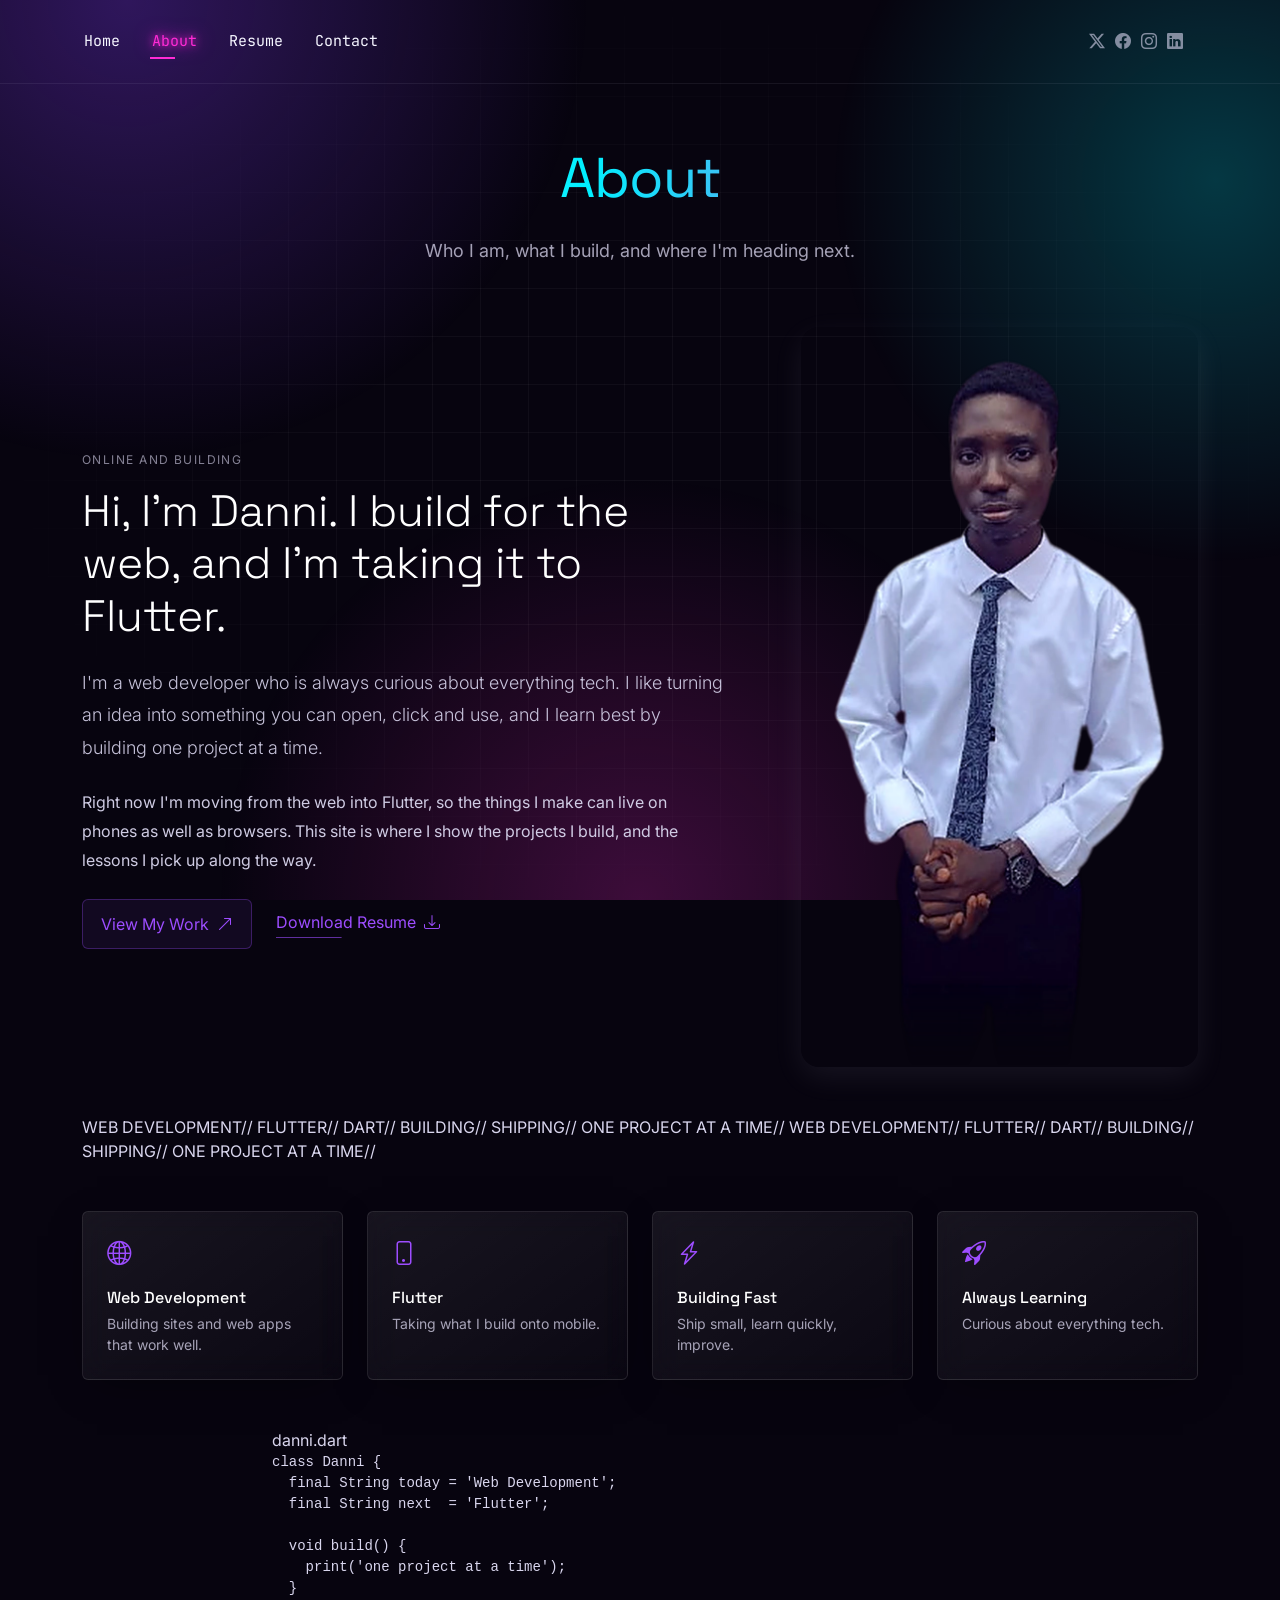
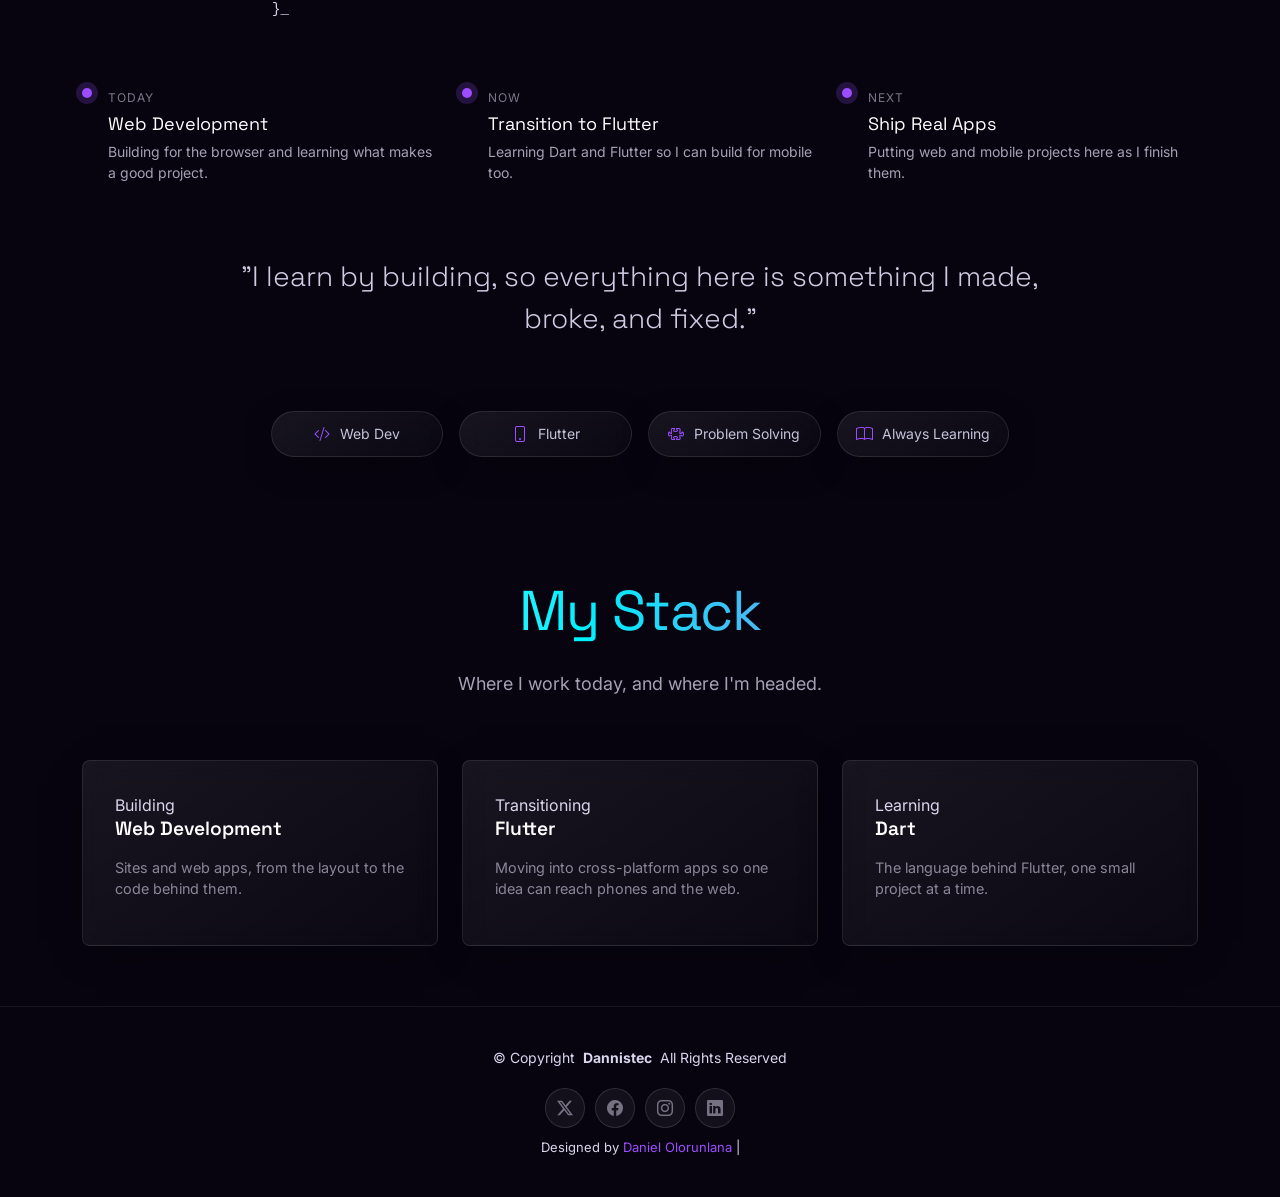
<file: new portfolio/about.html>
<!doctype html>
<html lang="en">
  <head>
    <meta charset="utf-8" />
    <meta content="width=device-width, initial-scale=1.0" name="viewport" />
    <title>About - Daniel OLORUNLANA</title>
    <meta name="description" content="Daniel Olorunlana (Danni), a web developer transitioning into Flutter, building one project at a time." />
    <meta name="keywords" content="dannistec, Danni, Daniel Olorunlana, web developer, Flutter, Dart, projects, portfolio" />
<link rel="icon" type="image/svg+xml" href="data:image/svg+xml,%3Csvg xmlns='http://www.w3.org/2000/svg' viewBox='0 0 64 64'%3E%3Cdefs%3E%3ClinearGradient id='g' x1='0' y1='0' x2='1' y2='1'%3E%3Cstop offset='0' stop-color='%2300f0ff'/%3E%3Cstop offset='1' stop-color='%23ff2bd6'/%3E%3C/linearGradient%3E%3C/defs%3E%3Crect width='64' height='64' rx='14' fill='%2307040f'/%3E%3Crect x='3' y='3' width='58' height='58' rx='12' fill='none' stroke='url(%23g)' stroke-width='3'/%3E%3Ctext x='32' y='46' font-family='Arial,Helvetica,sans-serif' font-size='38' font-weight='700' text-anchor='middle' fill='url(%23g)'%3ED%3C/text%3E%3C/svg%3E">
<!--     
    <link href="assets/img/favicon.png" rel="icon" />
    <link href="assets/img/apple-touch-icon.png" rel="apple-touch-icon" /> -->
<link href="https://fonts.googleapis.com/css2?family=Inter:wght@300;400;500;600&family=JetBrains+Mono:wght@400;500&family=Space+Grotesk:wght@400;500;700&display=swap" rel="stylesheet">
    <link href="https://fonts.googleapis.com" rel="preconnect" />
    <link href="https://fonts.gstatic.com" rel="preconnect" crossorigin />
    <link
      href="https://fonts.googleapis.com/css2?family=Roboto:ital,wght@0,100;0,300;0,400;0,500;0,700;0,900;1,100;1,300;1,400;1,500;1,700;1,900&family=Poppins:ital,wght@0,100;0,200;0,300;0,400;0,500;0,600;0,700;0,800;0,900;1,100;1,200;1,300;1,400;1,500;1,600;1,700;1,800;1,900&family=Raleway:ital,wght@0,100;0,200;0,300;0,400;0,500;0,600;0,700;0,800;0,900;1,100;1,200;1,300;1,400;1,500;1,600;1,700;1,800;1,900&display=swap"
      rel="stylesheet"
    />

    
    <link
      href="assets/vendor/bootstrap/css/bootstrap.min.css"
      rel="stylesheet"
    />
    <link
      href="assets/vendor/bootstrap-icons/bootstrap-icons.css"
      rel="stylesheet"
    />
    <link href="assets/vendor/aos/aos.css" rel="stylesheet" />
    <link href="assets/vendor/swiper/swiper-bundle.min.css" rel="stylesheet" />
    <link
      href="assets/vendor/glightbox/css/glightbox.min.css"
      rel="stylesheet"
    />

    
    <link href="assets/css/main.css" rel="stylesheet" />

  </head>

  <body class="about-page">

    <!-- Cursor glow -->
    <div class="cursor-glow" id="cursorGlow"></div>

    <header
      id="header"
      class="header d-flex align-items-center light-background sticky-top"
    >
      <div
        class="container position-relative d-flex align-items-center justify-content-between"
      >
        <!-- <a href="index.html" class="logo d-flex align-items-center me-auto me-xl-0">
      <img src="assets/img/logo.webp" alt="">
      <h1 class="sitename">FolioOne</h1> 
    </a> -->

        <nav id="navmenu" class="navmenu">
          <ul>
            <li><a href="index.html">Home</a></li>
            <li><a href="about.html" class="active">About</a></li>
            <li><a href="resume.html">Resume</a></li>
            <!-- <li><a href="services.html">Services</a></li> -->
            <li><a href="">Contact</a></li>
          </ul>
          <i class="mobile-nav-toggle d-xl-none bi bi-list"></i>
        </nav>

        <div class="header-social-links">
          <a href="#" class="twitter"><i class="bi bi-twitter-x"></i></a>
          <a href="#" class="facebook"><i class="bi bi-facebook"></i></a>
          <a href="#" class="instagram"><i class="bi bi-instagram"></i></a>
          <a href="#" class="linkedin"><i class="bi bi-linkedin"></i></a>
        </div>
      </div>
    </header>

    <main class="main">

      <!-- About Section -->
      <section id="about" class="about section">

        <!-- Section Title -->
        <div class="container section-title" data-aos="fade-up">
          <h2 class="glitch" data-text="About">About</h2>
          <p>Who I am, what I build, and where I'm heading next.</p>
        </div><!-- End Section Title -->

        <div class="container" data-aos="fade-up" data-aos-delay="100">

          <!-- Intro + Photo -->
          <div class="row align-items-center justify-content-between gy-5 mb-5">
            <div class="col-lg-7" data-aos="fade-right" data-aos-delay="150">
              <div class="intro-content">
                <span class="eyebrow"><span class="status-dot"></span> Online and building</span>
                <h2 class="headline">Hi, I'm Danni. I build for the web, and I'm taking it to <span class="neon-text">Flutter</span>.</h2>
                <p class="lead">
                  I'm a web developer who is always curious about everything tech. I like turning an idea into something you can open, click and use, and I learn best by building one project at a time.
                </p>
                <p>
                  Right now I'm moving from the web into Flutter, so the things I make can live on phones as well as browsers. This site is where I show the projects I build, and the lessons I pick up along the way.
                </p>

                <div class="cta-group">
                  <a href="" class="btn-ghost">
                    View My Work <i class="bi bi-arrow-up-right"></i>
                  </a>
                  <a href="#" class="link-underline">
                    Download Resume <i class="bi bi-download"></i>
                  </a>
                </div>
              </div>
            </div>

            <div class="col-lg-5" data-aos="zoom-in" data-aos-delay="250">
              <figure class="profile-figure text-center text-lg-end">
                <div class="photo-frame">
                  <img src="assets/img/danni.webp" alt="Portrait of Danni" class="img-fluid profile-photo" />
                </div>
              </figure>
            </div>
          </div>
          <!-- End Intro + Photo -->

          <!-- Ticker -->
          <div class="tech-marquee mb-5" data-aos="fade-up">
            <div class="marquee-track">
              <span>WEB DEVELOPMENT</span><span class="sep">//</span>
              <span>FLUTTER</span><span class="sep">//</span>
              <span>DART</span><span class="sep">//</span>
              <span>BUILDING</span><span class="sep">//</span>
              <span>SHIPPING</span><span class="sep">//</span>
              <span>ONE PROJECT AT A TIME</span><span class="sep">//</span>
              <span>WEB DEVELOPMENT</span><span class="sep">//</span>
              <span>FLUTTER</span><span class="sep">//</span>
              <span>DART</span><span class="sep">//</span>
              <span>BUILDING</span><span class="sep">//</span>
              <span>SHIPPING</span><span class="sep">//</span>
              <span>ONE PROJECT AT A TIME</span><span class="sep">//</span>
            </div>
          </div>
          <!-- End Ticker -->

          <!-- Focus Grid -->
          <div class="mb-5">
            <div class="row g-4">
              <div class="col-6 col-md-4 col-lg-3" data-aos="fade-up" data-aos-delay="120">
                <div class="skill-item">
                  <i class="bi bi-globe2"></i>
                  <h3>Web Development</h3>
                  <p>Building sites and web apps that work well.</p>
                </div>
              </div>
              <div class="col-6 col-md-4 col-lg-3" data-aos="fade-up" data-aos-delay="180">
                <div class="skill-item">
                  <i class="bi bi-phone"></i>
                  <h3>Flutter</h3>
                  <p>Taking what I build onto mobile.</p>
                </div>
              </div>
              <div class="col-6 col-md-4 col-lg-3" data-aos="fade-up" data-aos-delay="240">
                <div class="skill-item">
                  <i class="bi bi-lightning-charge"></i>
                  <h3>Building Fast</h3>
                  <p>Ship small, learn quickly, improve.</p>
                </div>
              </div>
              <div class="col-6 col-md-4 col-lg-3" data-aos="fade-up" data-aos-delay="300">
                <div class="skill-item">
                  <i class="bi bi-rocket-takeoff"></i>
                  <h3>Always Learning</h3>
                  <p>Curious about everything tech.</p>
                </div>
              </div>
            </div>
          </div>
          <!-- End Focus Grid -->

          <!-- Terminal card -->
          <div class="row justify-content-center mb-5">
            <div class="col-lg-8" data-aos="zoom-in" data-aos-delay="150">
              <div class="terminal-card">
                <div class="terminal-bar">
                  <span class="dot red"></span>
                  <span class="dot yellow"></span>
                  <span class="dot green"></span>
                  <span class="terminal-title">danni.dart</span>
                </div>
<pre class="terminal-body"><code><span class="c-key">class</span> <span class="c-type">Danni</span> {
  <span class="c-key">final</span> <span class="c-type">String</span> today = <span class="c-str">'Web Development'</span>;
  <span class="c-key">final</span> <span class="c-type">String</span> next  = <span class="c-str">'Flutter'</span>;

  <span class="c-key">void</span> <span class="c-fn">build</span>() {
    <span class="c-fn">print</span>(<span class="c-str">'one project at a time'</span>);
  }
}<span class="cursor-blink">_</span></code></pre>
              </div>
            </div>
          </div>
          <!-- End Terminal card -->

          <!-- Journey Timeline -->
          <div class="mb-5">
            <div class="row g-4">
              <div class="col-md-6 col-lg-4" data-aos="fade-up" data-aos-delay="120">
                <article class="timeline-item">
                  <span class="dot"></span>
                  <time>Today</time>
                  <h4>Web Development</h4>
                  <p>Building for the browser and learning what makes a good project.</p>
                </article>
              </div>
              <div class="col-md-6 col-lg-4" data-aos="fade-up" data-aos-delay="200">
                <article class="timeline-item">
                  <span class="dot"></span>
                  <time>Now</time>
                  <h4>Transition to Flutter</h4>
                  <p>Learning Dart and Flutter so I can build for mobile too.</p>
                </article>
              </div>
              <div class="col-md-6 col-lg-4" data-aos="fade-up" data-aos-delay="280">
                <article class="timeline-item">
                  <span class="dot"></span>
                  <time>Next</time>
                  <h4>Ship Real Apps</h4>
                  <p>Putting web and mobile projects here as I finish them.</p>
                </article>
              </div>
            </div>
          </div>
          <!-- End Journey Timeline -->

          <!-- Quote -->
          <blockquote class="personal-quote text-center mb-5" data-aos="fade-down" data-aos-delay="200">
            <p>"I learn by building, so everything here is something I made, broke, and fixed."</p>
          </blockquote>
          <!-- End Quote -->

          <!-- Fun Facts -->
          <div class="row g-3 justify-content-center">
            <div class="col-6 col-md-3 col-lg-2" data-aos="zoom-in" data-aos-delay="120">
              <div class="fact-pill">
                <i class="bi bi-code-slash"></i>
                <span>Web Dev</span>
              </div>
            </div>
            <div class="col-6 col-md-3 col-lg-2" data-aos="zoom-in" data-aos-delay="160">
              <div class="fact-pill">
                <i class="bi bi-phone"></i>
                <span>Flutter</span>
              </div>
            </div>
            <div class="col-6 col-md-3 col-lg-2" data-aos="zoom-in" data-aos-delay="200">
              <div class="fact-pill">
                <i class="bi bi-puzzle"></i>
                <span>Problem Solving</span>
              </div>
            </div>
            <div class="col-6 col-md-3 col-lg-2" data-aos="zoom-in" data-aos-delay="240">
              <div class="fact-pill">
                <i class="bi bi-book"></i>
                <span>Always Learning</span>
              </div>
            </div>
          </div>
          <!-- End Fun Facts -->

        </div>

      </section><!-- /About Section -->

      <!-- Skills Section -->
      <section id="skills" class="skills section">

        <!-- Section Title -->
        <div class="container section-title" data-aos="fade-up">
          <h2 class="glitch" data-text="My Stack">My Stack</h2>
          <p>Where I work today, and where I'm headed.</p>
        </div><!-- End Section Title -->

        <div class="container" data-aos="fade-up" data-aos-delay="100">

          <div class="row g-4 justify-content-center">

            <div class="col-md-6 col-lg-4" data-aos="fade-up" data-aos-delay="100">
              <div class="skill-box">
                <span class="stack-tag live">Building</span>
                <h3>Web Development</h3>
                <p>Sites and web apps, from the layout to the code behind them.</p>
              </div>
            </div>

            <div class="col-md-6 col-lg-4" data-aos="fade-up" data-aos-delay="200">
              <div class="skill-box">
                <span class="stack-tag moving">Transitioning</span>
                <h3>Flutter</h3>
                <p>Moving into cross-platform apps so one idea can reach phones and the web.</p>
              </div>
            </div>

            <div class="col-md-6 col-lg-4" data-aos="fade-up" data-aos-delay="300">
              <div class="skill-box">
                <span class="stack-tag learning">Learning</span>
                <h3>Dart</h3>
                <p>The language behind Flutter, one small project at a time.</p>
              </div>
            </div>

          </div>

        </div>

      </section><!-- /Skills Section -->

    </main>

    <footer id="footer" class="footer">
      <div class="container">
        <div class="copyright text-center">
          <p>
            © <span>Copyright</span>
            <strong class="px-1 sitename">Dannistec</strong>
            <span>All Rights Reserved<br /></span>
          </p>
        </div>
        <div class="social-links d-flex justify-content-center">
          <a href=""><i class="bi bi-twitter-x"></i></a>
          <a href=""><i class="bi bi-facebook"></i></a>
          <a href=""><i class="bi bi-instagram"></i></a>
          <a href=""><i class="bi bi-linkedin"></i></a>
        </div>
        <div class="credits">
          Designed by <a href="https://dannistec.netlify.app/">Daniel Olorunlana</a> |
          
        </div>
      </div>
    </footer>

    
    <a
      href="#"
      id="scroll-top"
      class="scroll-top d-flex align-items-center justify-content-center"
      ><i class="bi bi-arrow-up-short"></i
    ></a>

    <div id="preloader"></div>

    
    <script src="assets/vendor/bootstrap/js/bootstrap.bundle.min.js"></script>
    <script src="assets/vendor/php-email-form/validate.js"></script>
    <script src="assets/vendor/aos/aos.js"></script>
    <script src="assets/vendor/typed.js/typed.umd.js"></script>
    <script src="assets/vendor/waypoints/noframework.waypoints.js"></script>
    <script src="assets/vendor/purecounter/purecounter_vanilla.js"></script>
    <script src="assets/vendor/swiper/swiper-bundle.min.js"></script>
    <script src="assets/vendor/imagesloaded/imagesloaded.pkgd.min.js"></script>
    <script src="assets/vendor/isotope-layout/isotope.pkgd.min.js"></script>
    <script src="assets/vendor/glightbox/js/glightbox.min.js"></script>

   
    <script src="assets/js/main.js"></script>

    <!-- Cursor glow follows the mouse -->
    <script>
      (function () {
        var glow = document.getElementById("cursorGlow");
        if (!glow || window.matchMedia("(pointer: coarse)").matches) return;
        document.addEventListener("mousemove", function (e) {
          glow.style.transform =
            "translate(" + (e.clientX - 200) + "px," + (e.clientY - 200) + "px)";
        });
      })();
    </script>
  </body>
</html>
</file>
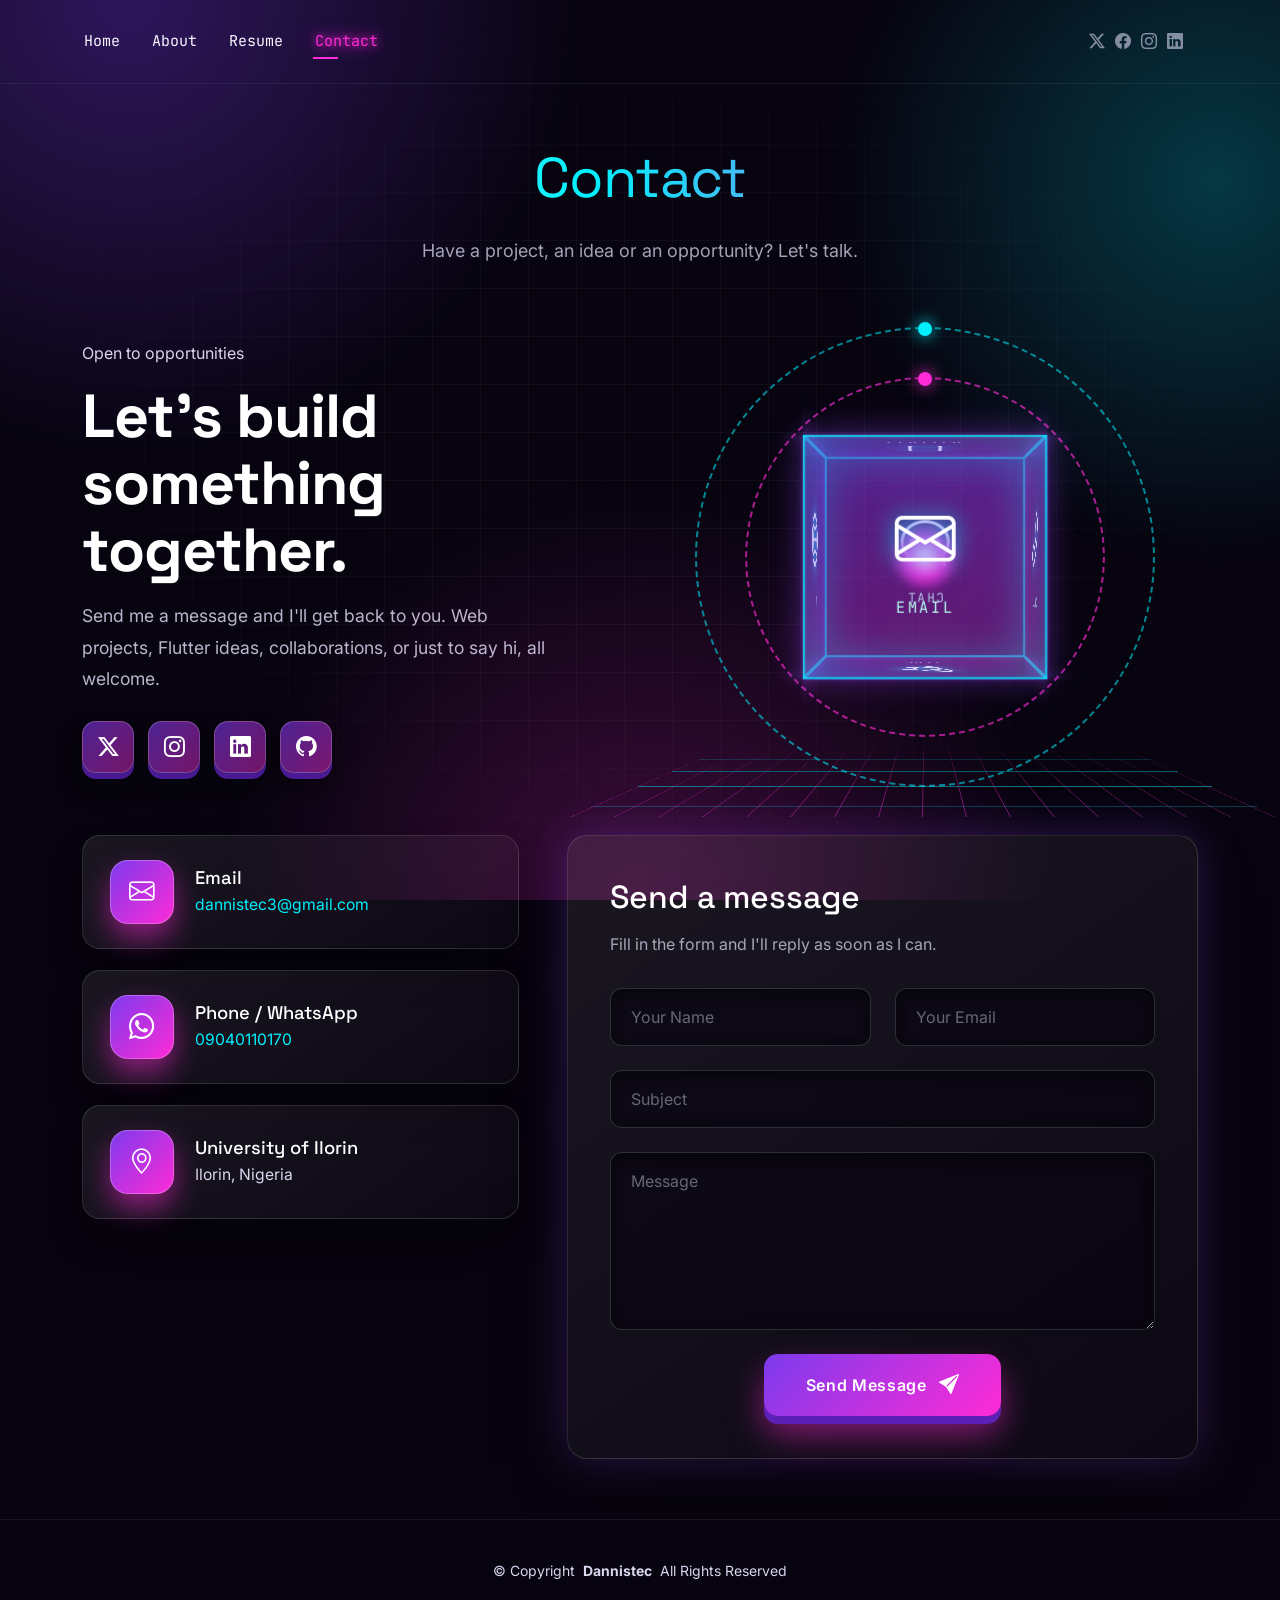
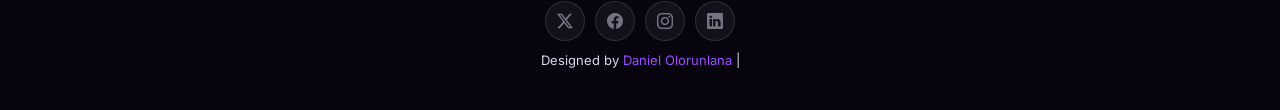
<file: new portfolio/contact.html>
<!doctype html>
<html lang="en">
  <head>
    <meta charset="utf-8" />
    <meta content="width=device-width, initial-scale=1.0" name="viewport" />
    <title>Contact - Daniel OLORUNLANA</title>
    <meta name="description" content="Get in touch with Daniel Olorunlana (Danni), a web developer transitioning into Flutter." />
    <meta name="keywords" content="dannistec, Danni, Daniel Olorunlana, contact, web developer, Flutter" />
<link rel="icon" type="image/svg+xml" href="data:image/svg+xml,%3Csvg xmlns='http://www.w3.org/2000/svg' viewBox='0 0 64 64'%3E%3Cdefs%3E%3ClinearGradient id='g' x1='0' y1='0' x2='1' y2='1'%3E%3Cstop offset='0' stop-color='%2300f0ff'/%3E%3Cstop offset='1' stop-color='%23ff2bd6'/%3E%3C/linearGradient%3E%3C/defs%3E%3Crect width='64' height='64' rx='14' fill='%2307040f'/%3E%3Crect x='3' y='3' width='58' height='58' rx='12' fill='none' stroke='url(%23g)' stroke-width='3'/%3E%3Ctext x='32' y='46' font-family='Arial,Helvetica,sans-serif' font-size='38' font-weight='700' text-anchor='middle' fill='url(%23g)'%3ED%3C/text%3E%3C/svg%3E">
<!--     
    <link href="assets/img/favicon.png" rel="icon" />
    <link href="assets/img/apple-touch-icon.png" rel="apple-touch-icon" /> -->
<link href="https://fonts.googleapis.com/css2?family=Inter:wght@300;400;500;600&family=JetBrains+Mono:wght@400;500&family=Space+Grotesk:wght@400;500;700&display=swap" rel="stylesheet">
    <link href="https://fonts.googleapis.com" rel="preconnect" />
    <link href="https://fonts.gstatic.com" rel="preconnect" crossorigin />
    <link
      href="https://fonts.googleapis.com/css2?family=Roboto:ital,wght@0,100;0,300;0,400;0,500;0,700;0,900;1,100;1,300;1,400;1,500;1,700;1,900&family=Poppins:ital,wght@0,100;0,200;0,300;0,400;0,500;0,600;0,700;0,800;0,900;1,100;1,200;1,300;1,400;1,500;1,600;1,700;1,800;1,900&family=Raleway:ital,wght@0,100;0,200;0,300;0,400;0,500;0,600;0,700;0,800;0,900;1,100;1,200;1,300;1,400;1,500;1,600;1,700;1,800;1,900&display=swap"
      rel="stylesheet"
    />

    
    <link
      href="assets/vendor/bootstrap/css/bootstrap.min.css"
      rel="stylesheet"
    />
    <link
      href="assets/vendor/bootstrap-icons/bootstrap-icons.css"
      rel="stylesheet"
    />
    <link href="assets/vendor/aos/aos.css" rel="stylesheet" />
    <link href="assets/vendor/swiper/swiper-bundle.min.css" rel="stylesheet" />
    <link
      href="assets/vendor/glightbox/css/glightbox.min.css"
      rel="stylesheet"
    />

    
    <link href="assets/css/main.css" rel="stylesheet" />

  </head>

  <body class="about-page contact-page">

    <!-- Scroll progress bar -->
    <div class="scroll-progress" id="scrollProgress"></div>

    <!-- Cursor glow -->
    <div class="cursor-glow" id="cursorGlow"></div>

    <header
      id="header"
      class="header d-flex align-items-center light-background sticky-top"
    >
      <div
        class="container position-relative d-flex align-items-center justify-content-between"
      >
        <!-- <a href="index.html" class="logo d-flex align-items-center me-auto me-xl-0">
      <img src="assets/img/logo.webp" alt="">
      <h1 class="sitename">FolioOne</h1> 
    </a> -->

        <nav id="navmenu" class="navmenu">
          <ul>
            <li><a href="index.html">Home</a></li>
            <li><a href="about.html">About</a></li>
            <li><a href="resume.html">Resume</a></li>
            <!-- <li><a href="services.html">Services</a></li> -->
            <li><a href="contact.html" class="active">Contact</a></li>
          </ul>
          <i class="mobile-nav-toggle d-xl-none bi bi-list"></i>
        </nav>

        <div class="header-social-links">
          <a href="#" class="twitter"><i class="bi bi-twitter-x"></i></a>
          <a href="#" class="facebook"><i class="bi bi-facebook"></i></a>
          <a href="#" class="instagram"><i class="bi bi-instagram"></i></a>
          <a href="#" class="linkedin"><i class="bi bi-linkedin"></i></a>
        </div>
      </div>
    </header>

    <main class="main">

      <!-- Contact Section -->
      <section id="contact" class="contact section">

        <span class="orb orb-1"></span>
        <span class="orb orb-2"></span>
        <span class="orb orb-3"></span>

        <!-- Section Title -->
        <div class="container section-title" data-aos="fade-up">
          <h2 class="glitch" data-text="Contact">Contact</h2>
          <p>Have a project, an idea or an opportunity? Let's talk.</p>
        </div><!-- End Section Title -->

        <div class="container position-relative">

          <!-- 3D Stage -->
          <div class="row align-items-center gy-5 mb-5">

            <div class="col-lg-6" data-aos="fade-right">
              <span class="eyebrow-pill"><span class="status-dot"></span> Open to opportunities</span>
              <h2 class="stage-title flow-text">Let's build something together.</h2>
              <p class="stage-text">
                Send me a message and I'll get back to you. Web projects, Flutter ideas, collaborations, or just to say hi, all welcome.
              </p>
              <div class="social-3d">
                <a href="#" aria-label="X"><i class="bi bi-twitter-x"></i></a>
                <a href="#" aria-label="Instagram"><i class="bi bi-instagram"></i></a>
                <a href="#" aria-label="LinkedIn"><i class="bi bi-linkedin"></i></a>
                <a href="#" aria-label="GitHub"><i class="bi bi-github"></i></a>
              </div>
            </div>

            <div class="col-lg-6" data-aos="zoom-in">
              <div class="stage-3d" id="stage3d">
                <div class="grid-floor"></div>
                <div class="scene-tilt" id="sceneTilt">
                  <div class="ring ring-1"></div>
                  <div class="ring ring-2"></div>
                  <div class="cube">
                    <div class="cube-core"></div>
                    <div class="cube-face face-front"><i class="bi bi-envelope"></i><span>Email</span></div>
                    <div class="cube-face face-back"><i class="bi bi-chat-dots"></i><span>Chat</span></div>
                    <div class="cube-face face-right"><i class="bi bi-telephone"></i><span>Call</span></div>
                    <div class="cube-face face-left"><i class="bi bi-globe2"></i><span>Web</span></div>
                    <div class="cube-face face-top"><i class="bi bi-phone"></i><span>Flutter</span></div>
                    <div class="cube-face face-bottom"><i class="bi bi-rocket-takeoff"></i><span>Ship</span></div>
                  </div>
                </div>
              </div>
            </div>

          </div>
          <!-- End 3D Stage -->

          <div class="row g-4 g-lg-5">

            <!-- Info cards -->
            <div class="col-lg-5">

              <div class="info-card tilt3d flip-in" style="animation-delay: 0.1s">
                <div class="icon-3d"><i class="bi bi-envelope"></i></div>
                <div class="info-text">
                  <h4>Email</h4>
                  <p><a href="mailto:dannistec3@gmail.com">dannistec3@gmail.com</a></p>
                </div>
              </div>

              <div class="info-card tilt3d flip-in" style="animation-delay: 0.25s">
                <div class="icon-3d"><i class="bi bi-whatsapp"></i></div>
                <div class="info-text">
                  <h4>Phone / WhatsApp</h4>
                  <p><a href="tel:+2349040110170">09040110170</a></p>
                </div>
              </div>

              <div class="info-card tilt3d flip-in" style="animation-delay: 0.4s">
                <div class="icon-3d"><i class="bi bi-geo-alt"></i></div>
                <div class="info-text">
                  <h4>University of Ilorin</h4>
                  <p>Ilorin, Nigeria</p>
                </div>
              </div>

            </div>
            <!-- End Info cards -->

            <!-- Form -->
            <div class="col-lg-7">
              <div class="contact-form tilt3d flip-in" style="animation-delay: 0.3s">
                <h3>Send a message</h3>
                <p>Fill in the form and I'll reply as soon as I can.</p>

                <div class="form-sent" id="formSent">
                  Your message has been sent. Thank you, I'll get back to you soon!
                </div>
                <div class="form-error" id="formError">
                  Something went wrong. Please try again, or email me directly.
                </div>

                <form id="contactForm">
                  <input type="hidden" name="access_key" value="ac5b9f0f-4992-4ced-9e5d-d6ead56eb3e1" />
                  <input type="hidden" name="from_name" value="Dannistec Portfolio" />
                  <input type="checkbox" name="botcheck" style="display: none" tabindex="-1" autocomplete="off" />

                  <div class="row gy-4">

                    <div class="col-md-6">
                      <input type="text" name="name" class="form-control" placeholder="Your Name" required />
                    </div>

                    <div class="col-md-6">
                      <input type="email" name="email" class="form-control" placeholder="Your Email" required />
                    </div>

                    <div class="col-12">
                      <input type="text" name="subject" class="form-control" placeholder="Subject" required />
                    </div>

                    <div class="col-12">
                      <textarea name="message" class="form-control" rows="6" placeholder="Message" required></textarea>
                    </div>

                    <div class="col-12 text-center">
                      <button type="submit" class="btn btn-3d">
                        <span>Send Message</span> <i class="bi bi-send-fill"></i>
                      </button>
                    </div>

                  </div>
                </form>
              </div>
            </div>
            <!-- End Form -->

          </div>

        </div>

      </section><!-- /Contact Section -->

    </main>

    <footer id="footer" class="footer">
      <div class="container">
        <div class="copyright text-center">
          <p>
            © <span>Copyright</span>
            <strong class="px-1 sitename">Dannistec</strong>
            <span>All Rights Reserved<br /></span>
          </p>
        </div>
        <div class="social-links d-flex justify-content-center">
          <a href=""><i class="bi bi-twitter-x"></i></a>
          <a href=""><i class="bi bi-facebook"></i></a>
          <a href=""><i class="bi bi-instagram"></i></a>
          <a href=""><i class="bi bi-linkedin"></i></a>
        </div>
        <div class="credits">
          Designed by <a href="https://dannistec.netlify.app/">Daniel Olorunlana</a> |
          
        </div>
      </div>
    </footer>

    
    <a
      href="#"
      id="scroll-top"
      class="scroll-top d-flex align-items-center justify-content-center"
      ><i class="bi bi-arrow-up-short"></i
    ></a>

    <div id="preloader"></div>

    
    <script src="assets/vendor/bootstrap/js/bootstrap.bundle.min.js"></script>
    <script src="assets/vendor/php-email-form/validate.js"></script>
    <script src="assets/vendor/aos/aos.js"></script>
    <script src="assets/vendor/typed.js/typed.umd.js"></script>
    <script src="assets/vendor/waypoints/noframework.waypoints.js"></script>
    <script src="assets/vendor/purecounter/purecounter_vanilla.js"></script>
    <script src="assets/vendor/swiper/swiper-bundle.min.js"></script>
    <script src="assets/vendor/imagesloaded/imagesloaded.pkgd.min.js"></script>
    <script src="assets/vendor/isotope-layout/isotope.pkgd.min.js"></script>
    <script src="assets/vendor/glightbox/js/glightbox.min.js"></script>

   
    <script src="assets/js/main.js"></script>

    <!-- Contact page 3D motion + form sending -->
    <script>
      (function () {
        var fine = !window.matchMedia("(pointer: coarse)").matches;
        var reduce = window.matchMedia("(prefers-reduced-motion: reduce)").matches;

        // Cursor glow
        var glow = document.getElementById("cursorGlow");
        if (glow && fine) {
          document.addEventListener("mousemove", function (e) {
            glow.style.transform =
              "translate(" + (e.clientX - 200) + "px," + (e.clientY - 200) + "px)";
          });
        }

        // Scroll progress bar
        var bar = document.getElementById("scrollProgress");
        function updateBar() {
          var h = document.documentElement;
          var max = h.scrollHeight - h.clientHeight;
          if (bar) bar.style.width = (max > 0 ? (h.scrollTop / max) * 100 : 0) + "%";
        }
        window.addEventListener("scroll", updateBar, { passive: true });
        updateBar();

        // 3D scene follows the mouse
        var scene = document.getElementById("sceneTilt");
        if (scene && fine && !reduce) {
          document.addEventListener("mousemove", function (e) {
            var x = e.clientX / window.innerWidth - 0.5;
            var y = e.clientY / window.innerHeight - 0.5;
            scene.style.transform =
              "rotateX(" + (-y * 40) + "deg) rotateY(" + (x * 60) + "deg)";
          });
        }

        // Big 3D tilt with glare on cards and form
        if (fine && !reduce) {
          document.querySelectorAll(".tilt3d").forEach(function (el) {
            el.addEventListener("mousemove", function (e) {
              var r = el.getBoundingClientRect();
              var x = (e.clientX - r.left) / r.width;
              var y = (e.clientY - r.top) / r.height;
              el.style.setProperty("--mx", x * 100 + "%");
              el.style.setProperty("--my", y * 100 + "%");
              el.style.transform =
                "perspective(900px) rotateX(" + (0.5 - y) * 16 + "deg) rotateY(" +
                (x - 0.5) * 20 + "deg) translateZ(20px)";
            });
            el.addEventListener("mouseleave", function () {
              el.style.transform = "";
            });
          });
        }

        // Send the form to your email through Web3Forms, without leaving the page
        var form = document.getElementById("contactForm");
        if (form) {
          form.addEventListener("submit", function (e) {
            e.preventDefault();
            var sent = document.getElementById("formSent");
            var fail = document.getElementById("formError");
            var btn = form.querySelector("button[type=submit]");
            var label = btn.querySelector("span");
            sent.style.display = "none";
            fail.style.display = "none";
            btn.disabled = true;
            label.textContent = "Sending...";

            var data = Object.fromEntries(new FormData(form));

            fetch("https://api.web3forms.com/submit", {
              method: "POST",
              headers: {
                "Content-Type": "application/json",
                "Accept": "application/json"
              },
              body: JSON.stringify(data)
            })
              .then(function (res) { return res.json(); })
              .then(function (result) {
                if (!result.success) throw new Error("Failed");
                form.reset();
                sent.style.display = "block";
              })
              .catch(function () {
                fail.style.display = "block";
              })
              .finally(function () {
                btn.disabled = false;
                label.textContent = "Send Message";
              });
          });
        }
      })();
    </script>
  </body>
</html>
</file>
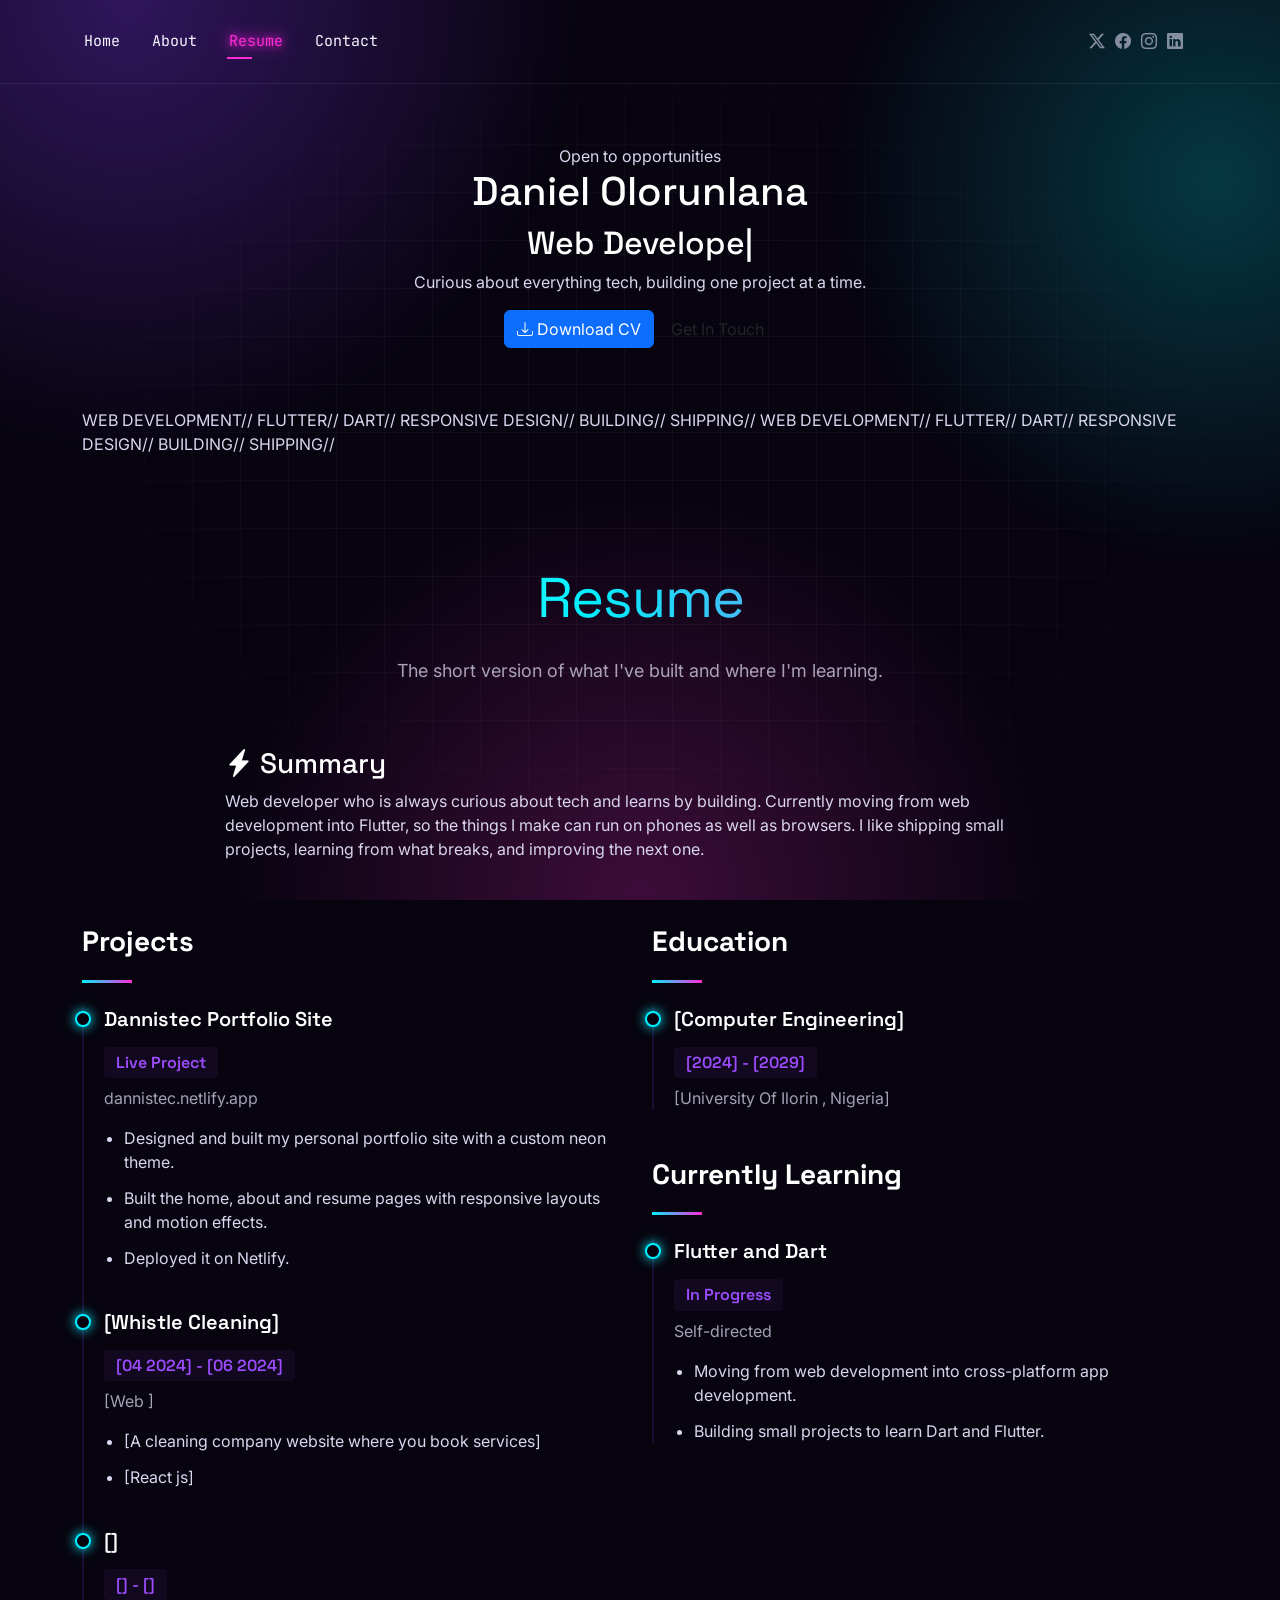
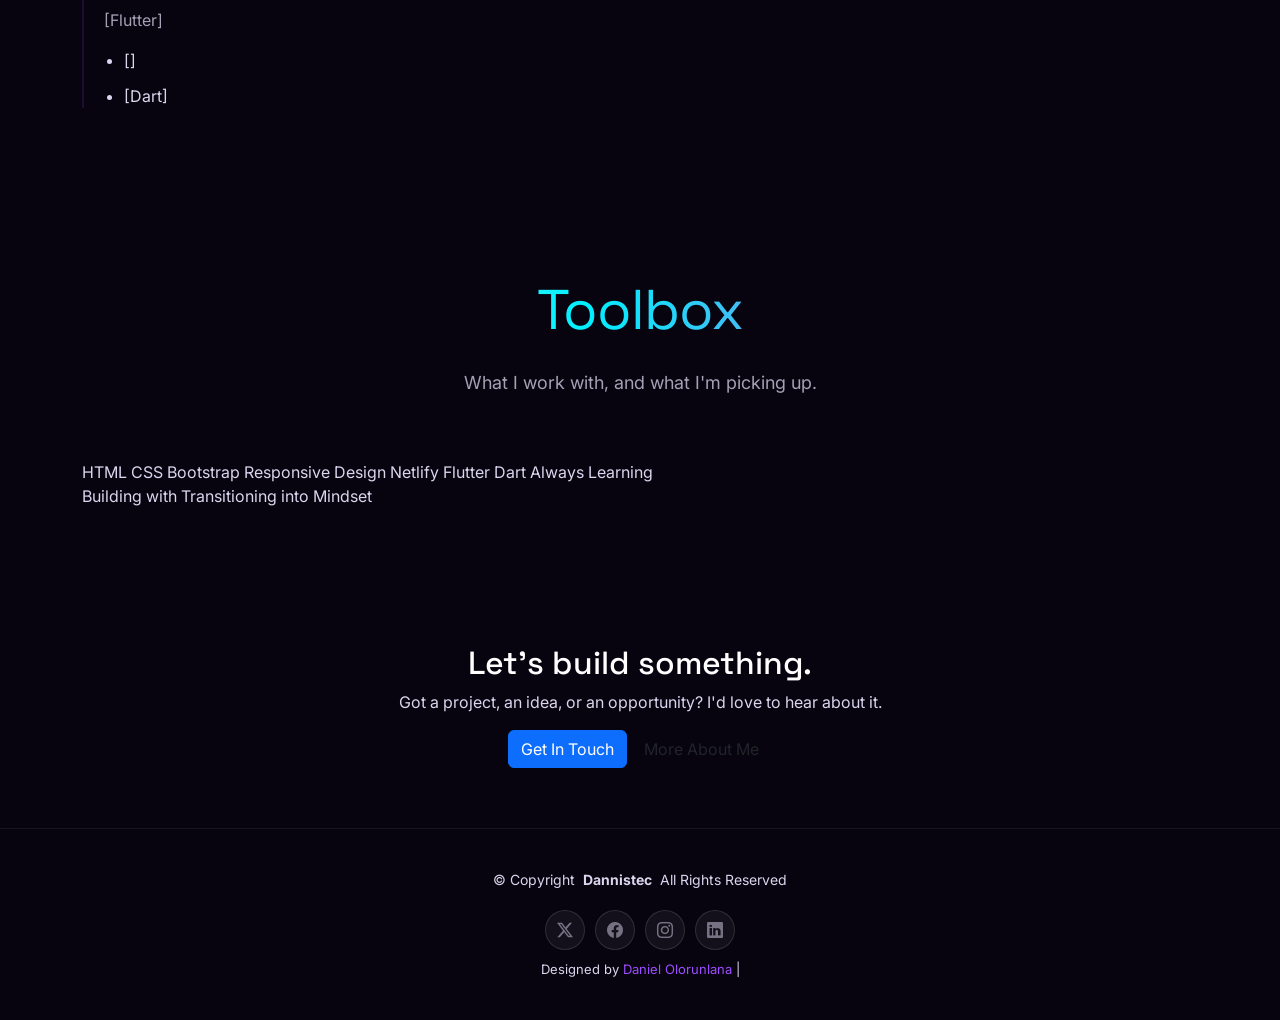
<file: new portfolio/resume.html>
<!doctype html>
<html lang="en">
  <head>
    <meta charset="utf-8" />
    <meta content="width=device-width, initial-scale=1.0" name="viewport" />
    <title>Resume - Daniel OLORUNLANA</title>
    <meta name="description" content="Resume of Daniel Olorunlana (Danni), a web developer transitioning into Flutter." />
    <meta name="keywords" content="dannistec, Danni, Daniel Olorunlana, resume, web developer, Flutter, Dart" />
<link rel="icon" type="image/svg+xml" href="data:image/svg+xml,%3Csvg xmlns='http://www.w3.org/2000/svg' viewBox='0 0 64 64'%3E%3Cdefs%3E%3ClinearGradient id='g' x1='0' y1='0' x2='1' y2='1'%3E%3Cstop offset='0' stop-color='%2300f0ff'/%3E%3Cstop offset='1' stop-color='%23ff2bd6'/%3E%3C/linearGradient%3E%3C/defs%3E%3Crect width='64' height='64' rx='14' fill='%2307040f'/%3E%3Crect x='3' y='3' width='58' height='58' rx='12' fill='none' stroke='url(%23g)' stroke-width='3'/%3E%3Ctext x='32' y='46' font-family='Arial,Helvetica,sans-serif' font-size='38' font-weight='700' text-anchor='middle' fill='url(%23g)'%3ED%3C/text%3E%3C/svg%3E">
<!--     
    <link href="assets/img/favicon.png" rel="icon" />
    <link href="assets/img/apple-touch-icon.png" rel="apple-touch-icon" /> -->
<link href="https://fonts.googleapis.com/css2?family=Inter:wght@300;400;500;600&family=JetBrains+Mono:wght@400;500&family=Space+Grotesk:wght@400;500;700&display=swap" rel="stylesheet">
    <link href="https://fonts.googleapis.com" rel="preconnect" />
    <link href="https://fonts.gstatic.com" rel="preconnect" crossorigin />
    <link
      href="https://fonts.googleapis.com/css2?family=Roboto:ital,wght@0,100;0,300;0,400;0,500;0,700;0,900;1,100;1,300;1,400;1,500;1,700;1,900&family=Poppins:ital,wght@0,100;0,200;0,300;0,400;0,500;0,600;0,700;0,800;0,900;1,100;1,200;1,300;1,400;1,500;1,600;1,700;1,800;1,900&family=Raleway:ital,wght@0,100;0,200;0,300;0,400;0,500;0,600;0,700;0,800;0,900;1,100;1,200;1,300;1,400;1,500;1,600;1,700;1,800;1,900&display=swap"
      rel="stylesheet"
    />

    
    <link
      href="assets/vendor/bootstrap/css/bootstrap.min.css"
      rel="stylesheet"
    />
    <link
      href="assets/vendor/bootstrap-icons/bootstrap-icons.css"
      rel="stylesheet"
    />
    <link href="assets/vendor/aos/aos.css" rel="stylesheet" />
    <link href="assets/vendor/swiper/swiper-bundle.min.css" rel="stylesheet" />
    <link
      href="assets/vendor/glightbox/css/glightbox.min.css"
      rel="stylesheet"
    />

    
    <link href="assets/css/main.css" rel="stylesheet" />

  </head>

  <body class="about-page resume-page">

    <!-- Scroll progress bar -->
    <div class="scroll-progress" id="scrollProgress"></div>

    <!-- Cursor glow -->
    <div class="cursor-glow" id="cursorGlow"></div>

    <header
      id="header"
      class="header d-flex align-items-center light-background sticky-top"
    >
      <div
        class="container position-relative d-flex align-items-center justify-content-between"
      >
        <!-- <a href="index.html" class="logo d-flex align-items-center me-auto me-xl-0">
      <img src="assets/img/logo.webp" alt="">
      <h1 class="sitename">FolioOne</h1> 
    </a> -->

        <nav id="navmenu" class="navmenu">
          <ul>
            <li><a href="index.html">Home</a></li>
            <li><a href="about.html">About</a></li>
            <li><a href="resume.html" class="active">Resume</a></li>
            <!-- <li><a href="services.html">Services</a></li> -->
            <li><a href="contact.html">Contact</a></li>
          </ul>
          <i class="mobile-nav-toggle d-xl-none bi bi-list"></i>
        </nav>

        <div class="header-social-links">
          <a href="#" class="twitter"><i class="bi bi-twitter-x"></i></a>
          <a href="#" class="facebook"><i class="bi bi-facebook"></i></a>
          <a href="#" class="instagram"><i class="bi bi-instagram"></i></a>
          <a href="#" class="linkedin"><i class="bi bi-linkedin"></i></a>
        </div>
      </div>
    </header>

    <main class="main">

      <!-- Resume Hero -->
      <section id="resume-hero" class="resume-hero section">
        <span class="orb orb-1"></span>
        <span class="orb orb-2"></span>
        <span class="orb orb-3"></span>

        <div class="container text-center position-relative" data-aos="fade-up">
          <span class="eyebrow-pill"><span class="status-dot"></span> Open to opportunities</span>
          <h1 class="resume-name flow-text">Daniel Olorunlana</h1>
          <h2 class="resume-role">
            <span class="typed" data-typed-items="Web Developer, Flutter Learner, Builder of Things, Always Shipping"></span>
          </h2>
          <p class="resume-tagline">Curious about everything tech, building one project at a time.</p>

          <div class="hero-actions justify-content-center" data-aos="zoom-in" data-aos-delay="300">
            <a href="assets/Daniel-Olorunlana-CV.pdf" download class="btn btn-primary btn-shine">
              <i class="bi bi-download"></i> Download CV
            </a>
            <a href="contact.html" class="btn btn-outline">Get In Touch</a>
          </div>
        </div>
      </section>
      <!-- End Resume Hero -->

      <!-- Ticker -->
      <div class="container">
        <div class="tech-marquee mb-5">
          <div class="marquee-track">
            <span>WEB DEVELOPMENT</span><span class="sep">//</span>
            <span>FLUTTER</span><span class="sep">//</span>
            <span>DART</span><span class="sep">//</span>
            <span>RESPONSIVE DESIGN</span><span class="sep">//</span>
            <span>BUILDING</span><span class="sep">//</span>
            <span>SHIPPING</span><span class="sep">//</span>
            <span>WEB DEVELOPMENT</span><span class="sep">//</span>
            <span>FLUTTER</span><span class="sep">//</span>
            <span>DART</span><span class="sep">//</span>
            <span>RESPONSIVE DESIGN</span><span class="sep">//</span>
            <span>BUILDING</span><span class="sep">//</span>
            <span>SHIPPING</span><span class="sep">//</span>
          </div>
        </div>
      </div>
      <!-- End Ticker -->

      <!-- Resume Section -->
      <section id="resume" class="resume section">

        <!-- Section Title -->
        <div class="container section-title" data-aos="fade-up">
          <h2 class="glitch" data-text="Resume">Resume</h2>
          <p>The short version of what I've built and where I'm learning.</p>
        </div><!-- End Section Title -->

        <div class="container" data-aos="fade-up" data-aos-delay="100">

          <!-- Summary -->
          <div class="row justify-content-center mb-5">
            <div class="col-lg-9">
              <div class="summary-card tilt" data-aos="zoom-in">
                <h3><i class="bi bi-lightning-charge-fill"></i> Summary</h3>
                <p>
                  Web developer who is always curious about tech and learns by building. Currently moving from web development into Flutter, so the things I make can run on phones as well as browsers. I like shipping small projects, learning from what breaks, and improving the next one.
                </p>
              </div>
            </div>
          </div>
          <!-- End Summary -->

          <div class="row gy-5">

            <!-- Projects -->
            <div class="col-lg-6" data-aos="fade-right">
              <div class="resume-item">
                <h3 class="resume-title">Projects</h3>
                <div class="resume-content">

                  <article class="tilt">
                    <h4>Dannistec Portfolio Site</h4>
                    <h5>Live Project</h5>
                    <p class="company">dannistec.netlify.app</p>
                    <ul>
                      <li>Designed and built my personal portfolio site with a custom neon theme.</li>
                      <li>Built the home, about and resume pages with responsive layouts and motion effects.</li>
                      <li>Deployed it on Netlify.</li>
                    </ul>
                  </article>

                  <article class="tilt">
                    <h4>[Whistle Cleaning]</h4>
                    <h5>[04 2024] - [06 2024]</h5>
                    <p class="company">[Web ]</p>
                    <ul>
                      <li>[A cleaning company website where you book services]</li>
                      <li>[React js]</li>
                    </ul>
                  </article>

                  <article class="tilt">
                    <h4>[]</h4>
                    <h5>[] - []</h5>
                    <p class="company">[Flutter]</p>
                    <ul>
                      <li>[]</li>
                      <li>[Dart]</li>
                    </ul>
                  </article>

                </div>
              </div>
            </div>
            <!-- End Projects -->

            <!-- Education + Learning -->
            <div class="col-lg-6" data-aos="fade-left">
              <div class="resume-item">
                <h3 class="resume-title">Education</h3>
                <div class="resume-content">

                  <article class="tilt">
                    <h4>[Computer Engineering]</h4>
                    <h5>[2024] - [2029]</h5>
                    <p class="institution">[University Of Ilorin , Nigeria]</p>
                  </article>

                </div>
              </div>

              <div class="resume-item">
                <h3 class="resume-title">Currently Learning</h3>
                <div class="resume-content">

                  <article class="tilt">
                    <h4>Flutter and Dart</h4>
                    <h5>In Progress</h5>
                    <p class="company">Self-directed</p>
                    <ul>
                      <li>Moving from web development into cross-platform app development.</li>
                      <li>Building small projects to learn Dart and Flutter.</li>
                    </ul>
                  </article>

                </div>
              </div>
            </div>
            <!-- End Education + Learning -->

          </div>

        </div>

      </section><!-- /Resume Section -->

      <!-- Skills Section -->
      <section id="skills" class="skills section">

        <!-- Section Title -->
        <div class="container section-title" data-aos="fade-up">
          <h2 class="glitch" data-text="Toolbox">Toolbox</h2>
          <p>What I work with, and what I'm picking up.</p>
        </div><!-- End Section Title -->

        <div class="container" data-aos="fade-up" data-aos-delay="100">
          <div class="chip-cloud">
            <span class="chip chip-live">HTML</span>
            <span class="chip chip-live">CSS</span>
            <span class="chip chip-live">Bootstrap</span>
            <span class="chip chip-live">Responsive Design</span>
            <span class="chip chip-live">Netlify</span>
            <span class="chip chip-moving">Flutter</span>
            <span class="chip chip-moving">Dart</span>
            <span class="chip chip-learning">Always Learning</span>
          </div>
          <p class="chip-legend">
            <span class="legend-dot live"></span> Building with
            <span class="legend-dot moving"></span> Transitioning into
            <span class="legend-dot learning"></span> Mindset
          </p>
        </div>

      </section><!-- /Skills Section -->

      <!-- Call to action -->
      <section id="cta" class="cta-block section">
        <div class="container text-center" data-aos="zoom-in">
          <h2 class="flow-text">Let's build something.</h2>
          <p>Got a project, an idea, or an opportunity? I'd love to hear about it.</p>
          <div class="hero-actions justify-content-center">
            <a href="contact.html" class="btn btn-primary btn-shine">Get In Touch</a>
            <a href="about.html" class="btn btn-outline">More About Me</a>
          </div>
        </div>
      </section>
      <!-- End Call to action -->

    </main>

    <footer id="footer" class="footer">
      <div class="container">
        <div class="copyright text-center">
          <p>
            © <span>Copyright</span>
            <strong class="px-1 sitename">Dannistec</strong>
            <span>All Rights Reserved<br /></span>
          </p>
        </div>
        <div class="social-links d-flex justify-content-center">
          <a href=""><i class="bi bi-twitter-x"></i></a>
          <a href=""><i class="bi bi-facebook"></i></a>
          <a href=""><i class="bi bi-instagram"></i></a>
          <a href=""><i class="bi bi-linkedin"></i></a>
        </div>
        <div class="credits">
          Designed by <a href="https://dannistec.netlify.app/">Daniel Olorunlana</a> |
          
        </div>
      </div>
    </footer>

    
    <a
      href="#"
      id="scroll-top"
      class="scroll-top d-flex align-items-center justify-content-center"
      ><i class="bi bi-arrow-up-short"></i
    ></a>

    <div id="preloader"></div>

    
    <script src="assets/vendor/bootstrap/js/bootstrap.bundle.min.js"></script>
    <script src="assets/vendor/php-email-form/validate.js"></script>
    <script src="assets/vendor/aos/aos.js"></script>
    <script src="assets/vendor/typed.js/typed.umd.js"></script>
    <script src="assets/vendor/waypoints/noframework.waypoints.js"></script>
    <script src="assets/vendor/purecounter/purecounter_vanilla.js"></script>
    <script src="assets/vendor/swiper/swiper-bundle.min.js"></script>
    <script src="assets/vendor/imagesloaded/imagesloaded.pkgd.min.js"></script>
    <script src="assets/vendor/isotope-layout/isotope.pkgd.min.js"></script>
    <script src="assets/vendor/glightbox/js/glightbox.min.js"></script>

   
    <script src="assets/js/main.js"></script>

    <!-- Resume motion: cursor glow, scroll progress, 3D tilt -->
    <script>
      (function () {
        var fine = !window.matchMedia("(pointer: coarse)").matches;
        var reduce = window.matchMedia("(prefers-reduced-motion: reduce)").matches;

        // Cursor glow
        var glow = document.getElementById("cursorGlow");
        if (glow && fine) {
          document.addEventListener("mousemove", function (e) {
            glow.style.transform =
              "translate(" + (e.clientX - 200) + "px," + (e.clientY - 200) + "px)";
          });
        }

        // Scroll progress bar
        var bar = document.getElementById("scrollProgress");
        function updateBar() {
          var h = document.documentElement;
          var max = h.scrollHeight - h.clientHeight;
          var pct = max > 0 ? (h.scrollTop / max) * 100 : 0;
          if (bar) bar.style.width = pct + "%";
        }
        window.addEventListener("scroll", updateBar, { passive: true });
        updateBar();

        // 3D tilt on cards
        if (fine && !reduce) {
          document.querySelectorAll(".tilt").forEach(function (card) {
            card.addEventListener("mousemove", function (e) {
              var r = card.getBoundingClientRect();
              var x = (e.clientX - r.left) / r.width - 0.5;
              var y = (e.clientY - r.top) / r.height - 0.5;
              card.style.transform =
                "perspective(800px) rotateX(" + (-y * 8) + "deg) rotateY(" + (x * 10) +
                "deg) translateY(-4px)";
            });
            card.addEventListener("mouseleave", function () {
              card.style.transform = "";
            });
          });
        }
      })();
    </script>
  </body>
</html>
</file>
<file: new portfolio/assets/css/main.css>
/* Fonts */
:root {
  --default-font: "Inter", system-ui, -apple-system, "Segoe UI", Roboto, "Helvetica Neue", Arial, "Noto Sans", "Liberation Sans", sans-serif, "Apple Color Emoji", "Segoe UI Emoji", "Segoe UI Symbol", "Noto Color Emoji";
  --heading-font: "Space Grotesk", sans-serif;
  --nav-font: "JetBrains Mono", monospace;
}

/* Global Colors - The following color variables are used throughout the website. Updating them here will change the color scheme of the entire website */
:root { 
  --background-color: #07040f; /* Background color for the entire website, including individual sections */
  --default-color: #d9d6ee; /* Default color used for the majority of the text content across the entire website */
  --heading-color: #ffffff; /* Color for headings, subheadings and title throughout the website */
  --accent-color: #9d4dff; /* Accent color that represents your brand on the website. It's used for buttons, links, and other elements that need to stand out */
  --accent-2: #00f0ff; /* Secondary accent (electric cyan) */
  --accent-3: #ff2bd6; /* Third accent (hot magenta) */
  --surface-color: #120a24; /* The surface color is used as a background of boxed elements within sections, such as cards, icon boxes, or other elements that require a visual separation from the global background. */
  --contrast-color: #ffffff; /* Contrast color for text, ensuring readability against backgrounds of accent, heading, or default colors. */
}

/* Nav Menu Colors - The following color variables are used specifically for the navigation menu. They are separate from the global colors to allow for more customization options */
:root {
  --nav-color: #f5f5ff;  /* The default color of the main navmenu links */
  --nav-hover-color: #ff2bd6; /* Applied to main navmenu links when they are hovered over or active */
  --nav-mobile-background-color: #120024; /* Used as the background color for mobile navigation menu */
  --nav-dropdown-background-color: #07000f; /* Used as the background color for dropdown items that appear when hovering over primary navigation items */
  --nav-dropdown-color: #b8fff2; /* Used for navigation links of the dropdown items in the navigation menu. */
  --nav-dropdown-hover-color: #00f0ff; /* Similar to --nav-hover-color, this color is applied to dropdown navigation links when they are hovered over. */
}

/* Color Presets - These classes override global colors when applied to any section or element, providing reuse of the sam color scheme. */

.light-background {
  --background-color: #0d0720;
  --surface-color: #1a1033;
}

.dark-background {
  --background-color: #040208;
  --default-color: #ffffff;
  --heading-color: #ffffff;
  --surface-color: #150b2b;
  --contrast-color: #ffffff;
}

/* Smooth scroll */
:root {
  scroll-behavior: smooth;
}

/*--------------------------------------------------------------
# General Styling & Shared Classes
--------------------------------------------------------------*/
body {
  color: var(--default-color);
  background-color: var(--background-color);
  font-family: var(--default-font);
}

a {
  color: var(--accent-color);
  text-decoration: none;
  transition: 0.3s;
}

a:hover {
  color: color-mix(in srgb, var(--accent-color), transparent 25%);
  text-decoration: none;
}

h1,
h2,
h3,
h4,
h5,
h6 {
  color: var(--heading-color);
  font-family: var(--heading-font);
}

/* PHP Email Form Messages
------------------------------*/
.php-email-form .error-message {
  display: none;
  background: #df1529;
  color: #ffffff;
  text-align: left;
  padding: 15px;
  margin-bottom: 24px;
  font-weight: 600;
}

.php-email-form .sent-message {
  display: none;
  color: #ffffff;
  background: #059652;
  text-align: center;
  padding: 15px;
  margin-bottom: 24px;
  font-weight: 600;
}

.php-email-form .loading {
  display: none;
  background: var(--surface-color);
  text-align: center;
  padding: 15px;
  margin-bottom: 24px;
}

.php-email-form .loading:before {
  content: "";
  display: inline-block;
  border-radius: 50%;
  width: 24px;
  height: 24px;
  margin: 0 10px -6px 0;
  border: 3px solid var(--accent-color);
  border-top-color: var(--surface-color);
  animation: php-email-form-loading 1s linear infinite;
}

@keyframes php-email-form-loading {
  0% {
    transform: rotate(0deg);
  }

  100% {
    transform: rotate(360deg);
  }
}

/*--------------------------------------------------------------
# Global Header
--------------------------------------------------------------*/
.header {
  --background-color: rgba(255, 255, 255, 0);
  color: var(--default-color);
  background-color: var(--background-color);
  padding: 15px 0;
  transition: all 0.5s;
  z-index: 997;
  border-bottom: 1px solid color-mix(in srgb, var(--default-color), transparent 92%);
}

.header .logo {
  line-height: 1;
}

.header .logo img {
  max-height: 36px;
  margin-right: 8px;
}

.header .logo h1 {
  font-size: 32px;
  margin: 0;
  font-weight: 400;
  color: var(--heading-color);
}

.header .header-social-links {
  padding-right: 15px;
}

.header .header-social-links a {
  color: color-mix(in srgb, var(--default-color), transparent 40%);
  padding-left: 6px;
  display: inline-block;
  transition: 0.3s;
  font-size: 16px;
}

.header .header-social-links a:hover {
  color: var(--default-color);
}

.header .header-social-links a i {
  line-height: 0px;
}

@media (max-width: 1200px) {
  .header .logo {
    order: 1;
  }

  .header .header-social-links {
    order: 2;
  }

  .header .navmenu {
    order: 3;
  }
}

/* Global Header on Scroll
------------------------------*/
.scrolled .header {
  --background-color: rgba(16, 26, 32, 0.9);
}

/*--------------------------------------------------------------
# Navigation Menu
--------------------------------------------------------------*/
/* Desktop Navigation */
@media (min-width: 1200px) {
  .navmenu {
    padding: 0;
  }

  .navmenu ul {
    margin: 0;
    padding: 0;
    display: flex;
    list-style: none;
    align-items: center;
  }

  .navmenu li {
    position: relative;
  }

  .navmenu>ul>li {
    white-space: nowrap;
    padding: 15px 28px 15px 0;
  }

  .navmenu>ul>li:last-child {
    padding-right: 0;
  }

  .navmenu a,
  .navmenu a:focus {
    color: var(--nav-color);
    font-size: 15px;
    padding: 0 2px;
    font-family: var(--nav-font);
    font-weight: 400;
    display: flex;
    align-items: center;
    justify-content: space-between;
    white-space: nowrap;
    transition: 0.3s;
    position: relative;
  }

  .navmenu a i,
  .navmenu a:focus i {
    font-size: 12px;
    line-height: 0;
    margin-left: 5px;
    transition: 0.3s;
  }

  .navmenu>ul>li>a:before {
    content: "";
    position: absolute;
    height: 2px;
    bottom: -6px;
    left: 0;
    background-color: var(--nav-hover-color);
    visibility: hidden;
    width: 0px;
    transition: all 0.3s ease-in-out 0s;
  }

  .navmenu a:hover:before,
  .navmenu li:hover>a:before,
  .navmenu .active:before {
    visibility: visible;
    width: 25px;
  }

  .navmenu li:hover>a,
  .navmenu .active,
  .navmenu .active:focus {
    color: var(--nav-hover-color);
  }

  .navmenu .dropdown ul {
    margin: 0;
    padding: 10px 0;
    background: var(--nav-dropdown-background-color);
    display: block;
    position: absolute;
    visibility: hidden;
    left: -5px;
    top: 130%;
    opacity: 0;
    transition: 0.3s;
    border-radius: 4px;
    z-index: 99;
    box-shadow: 0px 0px 30px rgba(0, 0, 0, 0.1);
  }

  .navmenu .dropdown ul li {
    min-width: 200px;
  }

  .navmenu .dropdown ul a {
    padding: 10px 20px;
    font-size: 15px;
    text-transform: none;
    color: var(--nav-dropdown-color);
  }

  .navmenu .dropdown ul a i {
    font-size: 12px;
  }

  .navmenu .dropdown ul a:hover,
  .navmenu .dropdown ul .active:hover,
  .navmenu .dropdown ul li:hover>a {
    color: var(--nav-dropdown-hover-color);
  }

  .navmenu .dropdown:hover>ul {
    opacity: 1;
    top: 100%;
    visibility: visible;
  }

  .navmenu .dropdown .dropdown ul {
    top: 0;
    left: -90%;
    visibility: hidden;
  }

  .navmenu .dropdown .dropdown:hover>ul {
    opacity: 1;
    top: 0;
    left: -100%;
    visibility: visible;
  }
}

/* Mobile Navigation */
@media (max-width: 1199px) {
  .mobile-nav-toggle {
    color: var(--nav-color);
    font-size: 28px;
    line-height: 0;
    margin-right: 10px;
    cursor: pointer;
    transition: color 0.3s;
  }

  .navmenu {
    padding: 0;
    z-index: 9997;
  }

  .navmenu ul {
    display: none;
    list-style: none;
    position: absolute;
    inset: 60px 20px 20px 20px;
    padding: 10px 0;
    margin: 0;
    border-radius: 6px;
    background-color: var(--nav-mobile-background-color);
    border: 1px solid color-mix(in srgb, var(--default-color), transparent 90%);
    box-shadow: none;
    overflow-y: auto;
    transition: 0.3s;
    z-index: 9998;
  }

  .navmenu a,
  .navmenu a:focus {
    color: var(--nav-dropdown-color);
    padding: 10px 20px;
    font-family: var(--nav-font);
    font-size: 17px;
    font-weight: 500;
    display: flex;
    align-items: center;
    justify-content: space-between;
    white-space: nowrap;
    transition: 0.3s;
  }

  .navmenu a i,
  .navmenu a:focus i {
    font-size: 12px;
    line-height: 0;
    margin-left: 5px;
    width: 30px;
    height: 30px;
    display: flex;
    align-items: center;
    justify-content: center;
    border-radius: 50%;
    transition: 0.3s;
    background-color: color-mix(in srgb, var(--accent-color), transparent 90%);
  }

  .navmenu a i:hover,
  .navmenu a:focus i:hover {
    background-color: var(--accent-color);
    color: var(--contrast-color);
  }

  .navmenu a:hover,
  .navmenu .active,
  .navmenu .active:focus {
    color: var(--nav-dropdown-hover-color);
  }

  .navmenu .active i,
  .navmenu .active:focus i {
    background-color: var(--accent-color);
    color: var(--contrast-color);
    transform: rotate(180deg);
  }

  .navmenu .dropdown ul {
    position: static;
    display: none;
    z-index: 99;
    padding: 10px 0;
    margin: 10px 20px;
    background-color: var(--nav-dropdown-background-color);
    transition: all 0.5s ease-in-out;
  }

  .navmenu .dropdown ul ul {
    background-color: rgba(33, 37, 41, 0.1);
  }

  .navmenu .dropdown>.dropdown-active {
    display: block;
    background-color: rgba(33, 37, 41, 0.03);
  }

  .mobile-nav-active {
    overflow: hidden;
  }

  .mobile-nav-active .mobile-nav-toggle {
    color: #fff;
    position: absolute;
    font-size: 32px;
    top: 15px;
    right: 15px;
    margin-right: 0;
    z-index: 9999;
  }

  .mobile-nav-active .navmenu {
    position: fixed;
    overflow: hidden;
    inset: 0;
    background: rgba(33, 37, 41, 0.8);
    transition: 0.3s;
  }

  .mobile-nav-active .navmenu>ul {
    display: block;
  }
}

/*--------------------------------------------------------------
# Global Footer
--------------------------------------------------------------*/
.footer {
  color: var(--default-color);
  background-color: var(--background-color);
  font-size: 14px;
  padding: 40px 0;
  position: relative;
  border-top: 1px solid color-mix(in srgb, var(--default-color), transparent 92%);
}

.footer .copyright p {
  margin-bottom: 0;
}

.footer .social-links {
  margin-top: 20px;
}

.footer .social-links a {
  display: flex;
  align-items: center;
  justify-content: center;
  width: 40px;
  height: 40px;
  border-radius: 50%;
  border: 1px solid color-mix(in srgb, var(--default-color), transparent 50%);
  font-size: 16px;
  color: color-mix(in srgb, var(--default-color), transparent 50%);
  margin: 0 5px;
  transition: 0.3s;
}

.footer .social-links a:hover {
  color: var(--accent-color);
  border-color: var(--accent-color);
}

.footer .credits {
  margin-top: 10px;
  font-size: 13px;
  text-align: center;
}

/*--------------------------------------------------------------
# Preloader
--------------------------------------------------------------*/
#preloader {
  position: fixed;
  inset: 0;
  z-index: 9999;
  overflow: hidden;
  background-color: var(--background-color);
  transition: all 0.6s ease-out;
  width: 100%;
  height: 100vh;
}

#preloader:before,
#preloader:after {
  content: "";
  position: absolute;
  border: 4px solid var(--accent-color);
  border-radius: 50%;
  animation: animate-preloader 2s cubic-bezier(0, 0.2, 0.8, 1) infinite;
}

#preloader:after {
  animation-delay: -0.5s;
}

@keyframes animate-preloader {
  0% {
    width: 10px;
    height: 10px;
    top: calc(50% - 5px);
    left: calc(50% - 5px);
    opacity: 1;
  }

  100% {
    width: 72px;
    height: 72px;
    top: calc(50% - 36px);
    left: calc(50% - 36px);
    opacity: 0;
  }
}

/*--------------------------------------------------------------
# Scroll Top Button
--------------------------------------------------------------*/
.scroll-top {
  position: fixed;
  visibility: hidden;
  opacity: 0;
  right: 15px;
  bottom: -15px;
  z-index: 99999;
  background-color: var(--accent-color);
  width: 44px;
  height: 44px;
  border-radius: 50px;
  transition: all 0.4s;
}

.scroll-top i {
  font-size: 24px;
  color: var(--contrast-color);
  line-height: 0;
}

.scroll-top:hover {
  background-color: color-mix(in srgb, var(--accent-color), transparent 20%);
  color: var(--contrast-color);
}

.scroll-top.active {
  visibility: visible;
  opacity: 1;
  bottom: 15px;
}

/*--------------------------------------------------------------
# Disable aos animation delay on mobile devices
--------------------------------------------------------------*/
@media screen and (max-width: 768px) {
  [data-aos-delay] {
    transition-delay: 0 !important;
  }
}

/*--------------------------------------------------------------
# Global Page Titles & Breadcrumbs
--------------------------------------------------------------*/
.page-title {
  color: var(--default-color);
  background-color: var(--background-color);
  position: relative;
}

.page-title .heading {
  padding: 80px 0;
  border-top: 1px solid color-mix(in srgb, var(--default-color), transparent 90%);
}

.page-title .heading h1 {
  font-size: 38px;
  font-weight: 700;
}

.page-title nav {
  background-color: color-mix(in srgb, var(--default-color), transparent 96%);
  padding: 20px 0;
}

.page-title nav ol {
  display: flex;
  flex-wrap: wrap;
  list-style: none;
  padding: 0;
  margin: 0;
  font-size: 16px;
  font-weight: 400;
}

.page-title nav ol li+li {
  padding-left: 10px;
}

.page-title nav ol li+li::before {
  content: "/";
  display: inline-block;
  padding-right: 10px;
  color: color-mix(in srgb, var(--default-color), transparent 70%);
}

/*--------------------------------------------------------------
# Global Sections
--------------------------------------------------------------*/
section,
.section {
  color: var(--default-color);
  background-color: var(--background-color);
  padding: 60px 0;
  scroll-margin-top: 100px;
  overflow: clip;
}

@media (max-width: 1199px) {

  section,
  .section {
    scroll-margin-top: 66px;
  }
}

/*--------------------------------------------------------------
# Global Section Titles
--------------------------------------------------------------*/
.section-title {
  text-align: center;
  padding-bottom: 60px;
  position: relative;
}

.section-title h2 {
  font-size: 3.5rem;
  font-weight: 400;
  line-height: 1.2;
  color: var(--heading-color);
  margin-bottom: 1.5rem;
  letter-spacing: -1px;
}

@media (max-width: 768px) {
  .section-title h2 {
    font-size: 2.5rem;
  }
}

.section-title p {
  font-size: 1.125rem;
  line-height: 1.8;
  color: color-mix(in srgb, var(--default-color), transparent 25%);
  max-width: 900px;
  margin: 0 auto;
  text-wrap: balance;
}

/*--------------------------------------------------------------
# Hero Section
--------------------------------------------------------------*/
.hero {
  padding: 80px 0;
  min-height: 100vh;
  display: flex;
  align-items: center;
}

.hero .hero-content h1 {
  font-size: 3.5rem;
  font-weight: 700;
  margin-bottom: 1rem;
  line-height: 1.2;
}

.hero .hero-content h1 .highlight {
  color: var(--accent-color);
  position: relative;
}

.hero .hero-content h1 .highlight::after {
  content: "";
  position: absolute;
  bottom: 0;
  left: 0;
  width: 100%;
  height: 3px;
  background: linear-gradient(90deg, var(--accent-color), color-mix(in srgb, var(--accent-color), transparent 50%));
  border-radius: 2px;
}

@media (max-width: 768px) {
  .hero .hero-content h1 {
    font-size: 2.5rem;
  }
}

.hero .hero-content h2 {
  font-size: 1.5rem;
  font-weight: 400;
  margin-bottom: 2rem;
  color: color-mix(in srgb, var(--default-color), transparent 20%);
}

.hero .hero-content h2 .typed {
  color: var(--accent-color);
  font-weight: 600;
}

@media (max-width: 768px) {
  .hero .hero-content h2 {
    font-size: 1.25rem;
  }
}

.hero .hero-content p {
  font-size: 1.1rem;
  line-height: 1.6;
  margin-bottom: 2.5rem;
  color: color-mix(in srgb, var(--default-color), transparent 30%);
}

.hero .hero-actions {
  display: flex;
  gap: 1rem;
  margin-bottom: 3rem;
}

.hero .hero-actions .btn {
  padding: 12px 30px;
  border-radius: 50px;
  font-weight: 600;
  text-decoration: none;
  transition: all 0.3s ease;
  border: 2px solid;
}

.hero .hero-actions .btn.btn-primary {
  background: var(--accent-color);
  color: var(--contrast-color);
  border-color: var(--accent-color);
}

.hero .hero-actions .btn.btn-primary:hover {
  background: color-mix(in srgb, var(--accent-color), black 15%);
  border-color: color-mix(in srgb, var(--accent-color), black 15%);
  transform: translateY(-2px);
}

.hero .hero-actions .btn.btn-outline {
  background: transparent;
  color: var(--accent-color);
  border-color: var(--accent-color);
}

.hero .hero-actions .btn.btn-outline:hover {
  transform: translateY(-2px);
}

@media (max-width: 576px) {
  .hero .hero-actions {
    flex-direction: column;
  }

  .hero .hero-actions .btn {
    text-align: center;
  }
}

.hero .social-links {
  display: flex;
  gap: 1rem;
}

.hero .social-links a {
  width: 45px;
  height: 45px;
  background: var(--surface-color);
  border-radius: 50%;
  display: flex;
  align-items: center;
  justify-content: center;
  color: var(--default-color);
  font-size: 1.2rem;
  transition: all 0.3s ease;
}

.hero .social-links a:hover {
  background: var(--accent-color);
  color: var(--contrast-color);
  transform: translateY(-3px);
  box-shadow: 0 8px 25px color-mix(in srgb, var(--accent-color), transparent 70%);
}

.hero .hero-image {
  position: relative;
}

.hero .hero-image .image-wrapper {
  position: relative;
  max-width: 450px;
  margin: 0 auto;
}

.hero .hero-image .image-wrapper img {
  border-radius: 20px;
  box-shadow: 0 5px 15px color-mix(in srgb, var(--default-color), transparent 95%);
  transition: transform 0.3s ease;
}

.hero .hero-image .image-wrapper img:hover {
  transform: scale(1.02);
}

.hero .hero-image .floating-elements {
  position: absolute;
  top: 0;
  left: 0;
  right: 0;
  bottom: 0;
  pointer-events: none;
}

.hero .hero-image .floating-elements .floating-card {
  position: absolute;
  background: var(--surface-color);
  padding: 15px 20px;
  border-radius: 15px;
  box-shadow: 0 10px 30px color-mix(in srgb, var(--default-color), transparent 90%);
  display: flex;
  align-items: center;
  gap: 10px;
  font-weight: 600;
  animation: float 3s ease-in-out infinite;
}

.hero .hero-image .floating-elements .floating-card i {
  font-size: 1.5rem;
  color: var(--accent-color);
}

.hero .hero-image .floating-elements .floating-card.design {
  top: 10%;
  right: -10%;
  animation-delay: 0s;
}

.hero .hero-image .floating-elements .floating-card.code {
  bottom: 30%;
  left: -15%;
  animation-delay: 1s;
}

.hero .hero-image .floating-elements .floating-card.creativity {
  top: 60%;
  right: -5%;
  animation-delay: 2s;
}

@media (max-width: 992px) {
  .hero .hero-image .floating-elements .floating-card {
    display: none;
  }
}

@keyframes float {

  0%,
  100% {
    transform: translateY(0px);
  }

  50% {
    transform: translateY(-10px);
  }
}

@media (max-width: 992px) {
  .hero .hero-content {
    text-align: center;
    margin-bottom: 3rem;
  }
}

/*--------------------------------------------------------------
# About Section
--------------------------------------------------------------*/
.about .intro-content .eyebrow {
  display: inline-block;
  letter-spacing: 0.12em;
  text-transform: uppercase;
  font-size: 12px;
  color: color-mix(in srgb, var(--default-color), transparent 40%);
  margin-bottom: 16px;
}

.about .intro-content .headline {
  font-family: var(--heading-font);
  font-weight: 300;
  line-height: 1.2;
  font-size: clamp(28px, 4vw, 44px);
  margin: 0 0 24px 0;
}

.about .intro-content .lead {
  font-size: 18px;
  line-height: 1.8;
  color: color-mix(in srgb, var(--default-color), transparent 10%);
  margin-bottom: 24px;
}

.about .intro-content p {
  line-height: 1.8;
  margin-bottom: 24px;
  color: color-mix(in srgb, var(--default-color), transparent 5%);
}

.about .intro-content .cta-group {
  display: flex;
  gap: 24px;
  align-items: center;
  margin-top: 24px;
}

.about .intro-content .cta-group .btn-ghost {
  display: inline-flex;
  align-items: center;
  gap: 8px;
  padding: 12px 18px;
  border-radius: 6px;
  color: var(--accent-color);
  background: color-mix(in srgb, var(--accent-color), transparent 92%);
  border: 1px solid color-mix(in srgb, var(--accent-color), transparent 70%);
  transition: 0.3s ease-in-out;
}

.about .intro-content .cta-group .btn-ghost:hover,
.about .intro-content .cta-group .btn-ghost:focus {
  color: var(--contrast-color);
  background: var(--accent-color);
  border-color: var(--accent-color);
  outline: none;
  box-shadow: 0 0 0 3px color-mix(in srgb, var(--accent-color), transparent 70%);
}

.about .intro-content .cta-group .link-underline {
  display: inline-flex;
  align-items: center;
  gap: 8px;
  position: relative;
  color: var(--accent-color);
  padding-bottom: 4px;
  transition: 0.3s ease-in-out;
}

.about .intro-content .cta-group .link-underline::after {
  content: "";
  position: absolute;
  left: 0;
  right: 0;
  bottom: 0;
  height: 1px;
  background: color-mix(in srgb, var(--accent-color), transparent 40%);
  transform: scaleX(0.4);
  transform-origin: left;
  transition: 0.3s ease-in-out;
}

.about .intro-content .cta-group .link-underline:hover,
.about .intro-content .cta-group .link-underline:focus {
  color: color-mix(in srgb, var(--accent-color), transparent 10%);
  outline: none;
}

.about .intro-content .cta-group .link-underline:hover::after,
.about .intro-content .cta-group .link-underline:focus::after {
  transform: scaleX(1);
}

.about .profile-figure {
  margin: 0;
}

.about .profile-figure .profile-photo {
  width: 88%;
  max-width: 440px;
  border-radius: 18px;
  box-shadow: 0 10px 30px color-mix(in srgb, var(--default-color), transparent 92%);
  transform: translateY(0);
  transition: transform 0.3s ease-in-out;
}

.about .profile-figure .profile-caption {
  margin-top: 24px;
  display: flex;
  align-items: center;
  justify-content: center;
}

.about .profile-figure .profile-caption .meta {
  font-size: 14px;
  color: color-mix(in srgb, var(--default-color), transparent 20%);
}

.about .profile-figure .profile-caption .meta .funfact {
  font-size: 13px;
  margin-top: 4px;
  color: color-mix(in srgb, var(--default-color), transparent 35%);
}

.about .profile-figure:hover .profile-photo {
  transform: translateY(-4px);
}

.about .skill-item {
  padding: 24px;
  border-radius: 6px;
  transition: 0.3s ease-in-out;
  background: color-mix(in srgb, var(--surface-color), var(--accent-color) 2%);
  border: 1px solid color-mix(in srgb, var(--default-color), transparent 88%);
  height: 100%;
}

.about .skill-item i {
  font-size: 24px;
  color: var(--accent-color);
  margin-bottom: 16px;
  display: inline-block;
}

.about .skill-item h3 {
  font-size: 16px;
  margin-bottom: 6px;
  font-weight: 500;
}

.about .skill-item p {
  margin: 0;
  font-size: 14px;
  color: color-mix(in srgb, var(--default-color), transparent 25%);
}

.about .skill-item:hover {
  transform: translateY(-3px);
  border-color: color-mix(in srgb, var(--accent-color), transparent 60%);
  box-shadow: 0 10px 30px color-mix(in srgb, var(--default-color), transparent 92%);
}

.about .timeline-item {
  position: relative;
  padding-left: 26px;
}

.about .timeline-item time {
  display: inline-block;
  font-size: 12px;
  letter-spacing: 0.08em;
  text-transform: uppercase;
  color: color-mix(in srgb, var(--default-color), transparent 45%);
  margin-bottom: 6px;
}

.about .timeline-item h4 {
  font-size: 18px;
  font-weight: 400;
  margin: 0 0 6px;
}

.about .timeline-item p {
  font-size: 14px;
  color: color-mix(in srgb, var(--default-color), transparent 25%);
  margin: 0;
}

.about .timeline-item .dot {
  position: absolute;
  left: 0;
  top: 4px;
  width: 10px;
  height: 10px;
  border-radius: 50%;
  background: var(--accent-color);
  box-shadow: 0 0 0 6px color-mix(in srgb, var(--accent-color), transparent 80%);
}

.about .personal-quote {
  padding: 24px 0;
}

.about .personal-quote p {
  font-family: var(--heading-font);
  font-weight: 300;
  font-size: clamp(20px, 3vw, 28px);
  line-height: 1.5;
  color: color-mix(in srgb, var(--default-color), transparent 5%);
  margin: 0 auto;
  max-width: 800px;
}

.about .fact-pill {
  display: flex;
  align-items: center;
  justify-content: center;
  gap: 10px;
  padding: 10px 14px;
  border-radius: 999px;
  border: 1px solid color-mix(in srgb, var(--default-color), transparent 85%);
  background: var(--surface-color);
  color: color-mix(in srgb, var(--default-color), transparent 10%);
  transition: 0.3s ease-in-out;
}

.about .fact-pill i {
  color: var(--accent-color);
}

.about .fact-pill span {
  font-size: 14px;
}

.about .fact-pill:hover {
  transform: translateY(-2px);
  border-color: color-mix(in srgb, var(--accent-color), transparent 60%);
  box-shadow: 0 10px 30px color-mix(in srgb, var(--default-color), transparent 92%);
}

.about .fact-pill:focus-within {
  box-shadow: 0 0 0 3px color-mix(in srgb, var(--accent-color), transparent 70%);
}

@media (max-width: 992px) {
  .about .profile-figure {
    text-align: center !important;
  }

  .about .profile-figure .profile-photo {
    width: 72%;
  }

  .about .intro-content .cta-group {
    flex-wrap: wrap;
  }
}

@media (max-width: 576px) {
  .about .profile-figure .profile-photo {
    width: 100%;
  }
}

/*--------------------------------------------------------------
# Skills Section
--------------------------------------------------------------*/
.skills .skill-box {
  background-color: var(--surface-color);
  padding: 2rem;
  border-radius: 8px;
  box-shadow: 0 0 20px rgba(0, 0, 0, 0.05);
}

.skills .skill-box h3 {
  font-size: 1.2rem;
  margin-bottom: 1rem;
  font-weight: 600;
}

.skills .skill-box p {
  font-size: 0.9rem;
  margin-bottom: 0.8rem;
  opacity: 0.6;
}

.skills .skill-box .progress {
  background-color: color-mix(in srgb, var(--accent-color), transparent 85%);
  border-radius: 50px;
  height: 8px;
  margin-top: 5px;
  overflow: hidden;
}

.skills .skill-box .progress .progress-bar {
  background-color: var(--accent-color);
  height: 100%;
  position: relative;
  border-radius: 50px;
  transition: 0.9s;
  width: 1px;
}

/*--------------------------------------------------------------
# Stats Section
--------------------------------------------------------------*/
.stats .avatars {
  position: relative;
}

.stats .avatars img {
  width: 60px;
  height: 60px;
  border: 3px solid var(--accent-color);
  margin-right: -15px;
  transition: transform 0.3s ease;
}

.stats .avatars img:hover {
  transform: translateY(-5px);
  z-index: 2;
}

.stats .counters h2 {
  color: var(--heading-color);
  font-size: 48px;
  font-weight: 700;
  margin-bottom: 10px;
}

.stats .counters h2 span {
  display: inline-block;
}

.stats .counters p {
  color: var(--default-color);
  font-size: 18px;
  margin: 0;
  opacity: 0.9;
}

@media (max-width: 991px) {
  .stats .row {
    text-align: center;
  }

  .stats .avatars {
    justify-content: center;
    margin-bottom: 40px;
  }

  .stats .counters h2 {
    font-size: 36px;
  }

  .stats .counters p {
    font-size: 16px;
  }

  .stats .counters .col-md-4 {
    margin-bottom: 30px;
  }

  .stats .counters .col-md-4:last-child {
    margin-bottom: 0;
  }
}

@media (max-width: 576px) {
  .stats {
    padding: 60px 0;
  }

  .stats .avatars {
    flex-wrap: wrap;
    justify-content: center;
  }

  .stats .avatars img {
    margin: 0 -8px;
  }
}

/*--------------------------------------------------------------
# Testimonials Section
--------------------------------------------------------------*/
.testimonials .testimonials-carousel,
.testimonials .testimonials-slider {
  overflow: hidden;
}

.testimonials .testimonial-item .testimonial-content {
  border-left: 3px solid var(--accent-color);
  padding-left: 30px;
}

.testimonials .testimonial-item .testimonial-img {
  border-radius: 50%;
  border: 4px solid var(--background-color);
  margin: 0 auto;
}

.testimonials .testimonial-item h3 {
  font-size: 20px;
  font-weight: bold;
  margin: 10px 0 5px 0;
}

.testimonials .testimonial-item h4 {
  font-size: 14px;
  color: color-mix(in srgb, var(--default-color), transparent 40%);
  margin: 0 0 10px 0;
}

.testimonials .testimonial-item .stars i {
  color: #ffc107;
  margin: 0 1px;
}

.testimonials .testimonial-item .quote-icon-left,
.testimonials .testimonial-item .quote-icon-right {
  color: color-mix(in srgb, var(--accent-color), transparent 50%);
  font-size: 26px;
  line-height: 0;
}

.testimonials .testimonial-item .quote-icon-left {
  display: inline-block;
  left: -5px;
  position: relative;
}

.testimonials .testimonial-item .quote-icon-right {
  display: inline-block;
  right: -5px;
  position: relative;
  top: 10px;
  transform: scale(-1, -1);
}

.testimonials .testimonial-item p {
  font-style: italic;
}

.testimonials .swiper-wrapper {
  height: auto;
}

.testimonials .swiper-pagination {
  margin-top: 30px;
  position: relative;
}

.testimonials .swiper-pagination .swiper-pagination-bullet {
  width: 12px;
  height: 12px;
  background-color: color-mix(in srgb, var(--default-color), transparent 85%);
  opacity: 1;
}

.testimonials .swiper-pagination .swiper-pagination-bullet-active {
  background-color: var(--accent-color);
}

/*--------------------------------------------------------------
# Resume Section
--------------------------------------------------------------*/
.resume .resume-item {
  margin-bottom: 3rem;
}

.resume .resume-item .resume-title {
  font-size: 1.75rem;
  font-weight: 700;
  margin-bottom: 1.5rem;
  padding-bottom: 1.5rem;
  position: relative;
  color: var(--heading-color);
}

.resume .resume-item .resume-title::after {
  content: "";
  position: absolute;
  display: block;
  width: 50px;
  height: 3px;
  background: var(--accent-color);
  bottom: 0;
  left: 0;
}

.resume .resume-item .resume-content {
  padding-left: 1.25rem;
  border-left: 2px solid color-mix(in srgb, var(--accent-color), transparent 85%);
}

.resume .resume-item article {
  position: relative;
  margin-bottom: 2.5rem;
}

.resume .resume-item article::before {
  content: "";
  position: absolute;
  width: 16px;
  height: 16px;
  border-radius: 50%;
  left: -1.8rem;
  top: 0.25rem;
  background: var(--background-color);
  border: 2px solid var(--accent-color);
}

.resume .resume-item article h4 {
  font-size: 1.25rem;
  font-weight: 600;
  margin-bottom: 0.5rem;
  color: var(--heading-color);
}

.resume .resume-item article h5 {
  font-size: 1rem;
  background: color-mix(in srgb, var(--accent-color), transparent 92%);
  padding: 0.375rem 0.75rem;
  display: inline-block;
  font-weight: 600;
  margin: 0.5rem 0;
  color: var(--accent-color);
  border-radius: 4px;
}

.resume .resume-item article .institution,
.resume .resume-item article .company {
  font-size: 1rem;
  margin-bottom: 1rem;
  color: color-mix(in srgb, var(--default-color), transparent 25%);
}

.resume .resume-item article p {
  margin-bottom: 1rem;
}

.resume .resume-item article ul {
  padding-left: 1.25rem;
  margin-bottom: 0;
}

.resume .resume-item article ul li {
  padding-bottom: 0.75rem;
  position: relative;
}

.resume .resume-item article ul li:last-child {
  padding-bottom: 0;
}

.resume .skill-item {
  margin-bottom: 2rem;
}

.resume .skill-item h4 {
  font-size: 1rem;
  font-weight: 600;
  margin-bottom: 0.75rem;
  color: var(--heading-color);
}

.resume .skill-item .progress {
  height: 0.75rem;
  background-color: color-mix(in srgb, var(--accent-color), transparent 92%);
  border-radius: 1rem;
  overflow: visible;
}

.resume .skill-item .progress .progress-bar {
  background-color: var(--accent-color);
  position: relative;
  border-radius: 1rem;
  width: 0;
  transition: width 1s ease;
}

.resume .skill-item .progress .progress-bar::after {
  content: attr(aria-valuenow) "%";
  position: absolute;
  right: 0;
  top: -1.75rem;
  font-size: 0.875rem;
  font-weight: 600;
  color: var(--accent-color);
}

@media (max-width: 991.98px) {
  .resume .resume-item {
    margin-bottom: 2rem;
  }
}

@media (max-width: 767.98px) {
  .resume .resume-content {
    padding-left: 1rem !important;
  }

  .resume article::before {
    left: -2rem !important;
  }
}

/*--------------------------------------------------------------
# Services Section
--------------------------------------------------------------*/
.services .service-item {
  display: flex;
  background-color: var(--surface-color);
  border-radius: 12px;
  padding: 2rem;
  height: 100%;
  position: relative;
  overflow: hidden;
  box-shadow: 0 5px 20px rgba(0, 0, 0, 0.03);
  transition: all 0.4s ease;
}

.services .service-item::before {
  content: "";
  position: absolute;
  left: 0;
  top: 0;
  height: 100%;
  width: 4px;
  background-color: var(--accent-color);
  transform: scaleY(0);
  transform-origin: bottom;
  transition: transform 0.4s cubic-bezier(0.65, 0, 0.35, 1);
}

.services .service-item:hover {
  box-shadow: 0 10px 30px rgba(0, 0, 0, 0.08);
  transform: translateY(-5px);
}

.services .service-item:hover::before {
  transform: scaleY(1);
}

.services .service-item:hover .service-icon {
  background-color: var(--accent-color);
  color: var(--contrast-color);
  transform: rotateY(180deg);
}

.services .service-item:hover .service-icon i {
  transform: rotateY(180deg);
}

.services .service-item:hover .service-link i {
  transform: translateX(5px);
}

.services .service-icon {
  flex-shrink: 0;
  width: 70px;
  height: 70px;
  border-radius: 12px;
  background-color: color-mix(in srgb, var(--accent-color), transparent 90%);
  color: var(--accent-color);
  display: flex;
  align-items: center;
  justify-content: center;
  margin-right: 1.5rem;
  transition: all 0.5s ease;
}

.services .service-icon i {
  font-size: 2rem;
  transition: transform 0.5s ease;
}

.services .service-content {
  flex-grow: 1;
}

.services .service-content h3 {
  font-size: 1.4rem;
  margin-bottom: 1rem;
  font-weight: 700;
  color: var(--heading-color);
}

.services .service-content p {
  margin-bottom: 1.25rem;
  color: color-mix(in srgb, var(--default-color), transparent 20%);
}

.services .service-link {
  display: inline-flex;
  align-items: center;
  color: var(--accent-color);
  font-weight: 600;
  text-decoration: none;
  transition: color 0.3s ease;
}

.services .service-link span {
  margin-right: 0.5rem;
}

.services .service-link i {
  transition: transform 0.3s ease;
}

.services .service-link:hover {
  color: color-mix(in srgb, var(--accent-color), transparent 25%);
}

@media (max-width: 767.98px) {
  .services .service-item {
    padding: 1.5rem;
    margin-bottom: 1rem;
  }

  .services .service-icon {
    width: 60px;
    height: 60px;
    margin-right: 1rem;
  }

  .services .service-icon i {
    font-size: 1.5rem;
  }

  .services .service-content h3 {
    font-size: 1.2rem;
    margin-bottom: 0.75rem;
  }

  .services .service-content p {
    margin-bottom: 1rem;
    font-size: 0.95rem;
  }
}

@media (max-width: 575.98px) {
  .services .service-item {
    flex-direction: column;
    text-align: center;
  }

  .services .service-item::before {
    width: 100%;
    height: 4px;
    transform: scaleX(0);
    transform-origin: left;
  }

  .services .service-item:hover::before {
    transform: scaleX(1);
  }

  .services .service-icon {
    margin-right: 0;
    margin-bottom: 1.25rem;
  }

  .services .service-link {
    justify-content: center;
  }
}

/*--------------------------------------------------------------
# Service Details Section
--------------------------------------------------------------*/
.service-details .service-hero {
  margin-bottom: 4rem;
}

.service-details .service-hero .service-meta {
  display: flex;
  align-items: center;
  gap: 1rem;
  margin-bottom: 1.5rem;
}

.service-details .service-hero .service-meta .service-category {
  background: color-mix(in srgb, var(--accent-color), transparent 85%);
  color: var(--accent-color);
  padding: 0.5rem 1rem;
  border-radius: 20px;
  font-size: 0.85rem;
  font-weight: 500;
  letter-spacing: 0.5px;
}

.service-details .service-hero .service-meta .reading-time {
  color: color-mix(in srgb, var(--default-color), transparent 50%);
  font-size: 0.9rem;
  font-weight: 300;
}

.service-details .service-hero h1 {
  font-size: 3.5rem;
  font-weight: 300;
  line-height: 1.2;
  margin-bottom: 1.5rem;
  color: var(--heading-color);
  letter-spacing: -0.02em;
}

.service-details .service-hero .service-description {
  font-size: 1.25rem;
  line-height: 1.7;
  color: color-mix(in srgb, var(--default-color), transparent 25%);
  font-weight: 300;
  margin: 0;
}

.service-details .service-visual {
  margin-bottom: 4rem;
  overflow: hidden;
  border-radius: 4px;
}

.service-details .service-visual img {
  width: 100%;
  height: 400px;
  object-fit: cover;
  transition: transform 0.5s ease;
}

.service-details .service-visual img:hover {
  transform: scale(1.02);
}

.service-details .service-narrative {
  margin-bottom: 5rem;
}

.service-details .service-narrative h3 {
  font-size: 2rem;
  font-weight: 300;
  margin-bottom: 2rem;
  color: var(--heading-color);
  letter-spacing: -0.01em;
}

.service-details .service-narrative p {
  font-size: 1.1rem;
  line-height: 1.8;
  margin-bottom: 2rem;
  color: var(--default-color);
  font-weight: 300;
}

.service-details .benefits-grid {
  display: grid;
  grid-template-columns: repeat(auto-fit, minmax(280px, 1fr));
  gap: 2.5rem;
  margin-top: 3rem;
}

.service-details .benefits-grid .benefit-card {
  text-align: center;
  padding: 0;
}

.service-details .benefits-grid .benefit-card .benefit-icon {
  width: 60px;
  height: 60px;
  background: color-mix(in srgb, var(--accent-color), transparent 90%);
  border-radius: 50%;
  display: flex;
  align-items: center;
  justify-content: center;
  margin: 0 auto 1.5rem;
  transition: all 0.3s ease;
}

.service-details .benefits-grid .benefit-card .benefit-icon i {
  font-size: 1.5rem;
  color: var(--accent-color);
}

.service-details .benefits-grid .benefit-card:hover .benefit-icon {
  background: var(--accent-color);
  transform: translateY(-2px);
}

.service-details .benefits-grid .benefit-card:hover .benefit-icon i {
  color: var(--contrast-color);
}

.service-details .benefits-grid .benefit-card h4 {
  font-size: 1.2rem;
  font-weight: 400;
  margin-bottom: 1rem;
  color: var(--heading-color);
}

.service-details .benefits-grid .benefit-card p {
  font-size: 1rem;
  line-height: 1.6;
  color: color-mix(in srgb, var(--default-color), transparent 30%);
  margin: 0;
}

.service-details .timeline-section {
  margin-bottom: 4rem;
}

.service-details .timeline-section h3 {
  font-size: 2rem;
  font-weight: 300;
  margin-bottom: 3rem;
  color: var(--heading-color);
  letter-spacing: -0.01em;
}

.service-details .timeline-section .timeline {
  position: relative;
}

.service-details .timeline-section .timeline::before {
  content: "";
  position: absolute;
  left: 30px;
  top: 0;
  bottom: 0;
  width: 1px;
  background: color-mix(in srgb, var(--default-color), transparent 85%);
}

.service-details .timeline-section .timeline .timeline-item {
  position: relative;
  padding-left: 80px;
  margin-bottom: 3rem;
}

.service-details .timeline-section .timeline .timeline-item:last-child {
  margin-bottom: 0;
}

.service-details .timeline-section .timeline .timeline-item .timeline-marker {
  position: absolute;
  left: 0;
  top: 0;
  width: 60px;
  height: 60px;
  background: var(--surface-color);
  border: 2px solid color-mix(in srgb, var(--accent-color), transparent 70%);
  border-radius: 50%;
  display: flex;
  align-items: center;
  justify-content: center;
  z-index: 1;
}

.service-details .timeline-section .timeline .timeline-item .timeline-marker span {
  font-size: 1.2rem;
  font-weight: 500;
  color: var(--accent-color);
}

.service-details .timeline-section .timeline .timeline-item .timeline-content h4 {
  font-size: 1.3rem;
  font-weight: 400;
  margin-bottom: 0.75rem;
  color: var(--heading-color);
}

.service-details .timeline-section .timeline .timeline-item .timeline-content p {
  font-size: 1rem;
  line-height: 1.6;
  margin-bottom: 0.5rem;
  color: var(--default-color);
}

.service-details .timeline-section .timeline .timeline-item .timeline-content small {
  color: color-mix(in srgb, var(--default-color), transparent 40%);
  font-size: 0.9rem;
  font-weight: 500;
}

.service-details .service-sidebar {
  padding-left: 2rem;
}

@media (max-width: 992px) {
  .service-details .service-sidebar {
    padding-left: 0;
    margin-top: 4rem;
  }
}

.service-details .overview-card,
.service-details .success-story,
.service-details .consultation-form {
  background: var(--surface-color);
  border-radius: 8px;
  padding: 2.5rem;
  margin-bottom: 2.5rem;
  border: 1px solid color-mix(in srgb, var(--default-color), transparent 93%);
  transition: all 0.3s ease;
}

.service-details .overview-card:hover,
.service-details .success-story:hover,
.service-details .consultation-form:hover {
  border-color: color-mix(in srgb, var(--accent-color), transparent 80%);
}

.service-details .overview-card .overview-header h4 {
  font-size: 1.4rem;
  font-weight: 400;
  margin-bottom: 2rem;
  color: var(--heading-color);
}

.service-details .overview-card .overview-stats {
  display: grid;
  grid-template-columns: repeat(3, 1fr);
  gap: 1.5rem;
  margin-bottom: 2rem;
}

.service-details .overview-card .overview-stats .stat-item {
  text-align: center;
}

.service-details .overview-card .overview-stats .stat-item .stat-number {
  font-size: 2rem;
  font-weight: 300;
  color: var(--accent-color);
  line-height: 1;
  margin-bottom: 0.5rem;
}

.service-details .overview-card .overview-stats .stat-item .stat-label {
  font-size: 0.85rem;
  color: color-mix(in srgb, var(--default-color), transparent 40%);
  font-weight: 500;
  text-transform: uppercase;
  letter-spacing: 0.5px;
}

.service-details .overview-card .overview-details {
  border-top: 1px solid color-mix(in srgb, var(--default-color), transparent 90%);
  padding-top: 1.5rem;
}

.service-details .overview-card .overview-details .detail-row {
  display: flex;
  justify-content: space-between;
  align-items: center;
  margin-bottom: 1rem;
}

.service-details .overview-card .overview-details .detail-row:last-child {
  margin-bottom: 0;
}

.service-details .overview-card .overview-details .detail-row .detail-label {
  font-size: 0.95rem;
  color: color-mix(in srgb, var(--default-color), transparent 30%);
  font-weight: 400;
}

.service-details .overview-card .overview-details .detail-row .detail-value {
  font-size: 0.95rem;
  color: var(--heading-color);
  font-weight: 500;
}

.service-details .success-story .story-quote p {
  font-size: 1.1rem;
  line-height: 1.7;
  color: color-mix(in srgb, var(--default-color), transparent 20%);
  font-style: italic;
  margin-bottom: 2rem;
}

.service-details .success-story .story-author {
  display: flex;
  align-items: center;
  gap: 1rem;
  margin-bottom: 1.5rem;
}

.service-details .success-story .story-author .author-avatar {
  width: 50px;
  height: 50px;
  border-radius: 50%;
  object-fit: cover;
}

.service-details .success-story .story-author .author-details h5 {
  font-size: 1rem;
  font-weight: 500;
  margin-bottom: 0.25rem;
  color: var(--heading-color);
}

.service-details .success-story .story-author .author-details span {
  display: block;
  font-size: 0.9rem;
  color: color-mix(in srgb, var(--default-color), transparent 40%);
  margin-bottom: 0.25rem;
}

.service-details .success-story .story-author .author-details small {
  font-size: 0.8rem;
  color: color-mix(in srgb, var(--default-color), transparent 50%);
}

.service-details .success-story .story-metrics {
  display: grid;
  grid-template-columns: repeat(2, 1fr);
  gap: 1rem;
  padding-top: 1.5rem;
  border-top: 1px solid color-mix(in srgb, var(--default-color), transparent 90%);
}

.service-details .success-story .story-metrics .metric {
  text-align: center;
}

.service-details .success-story .story-metrics .metric .metric-value {
  font-size: 1.5rem;
  font-weight: 500;
  color: var(--accent-color);
  display: block;
  margin-bottom: 0.25rem;
}

.service-details .success-story .story-metrics .metric .metric-label {
  font-size: 0.8rem;
  color: color-mix(in srgb, var(--default-color), transparent 40%);
  text-transform: uppercase;
  letter-spacing: 0.5px;
}

.service-details .consultation-form .form-header {
  margin-bottom: 2rem;
}

.service-details .consultation-form .form-header h4 {
  font-size: 1.4rem;
  font-weight: 400;
  margin-bottom: 0.75rem;
  color: var(--heading-color);
}

.service-details .consultation-form .form-header p {
  font-size: 0.95rem;
  line-height: 1.6;
  color: color-mix(in srgb, var(--default-color), transparent 30%);
  margin: 0;
}

.service-details .consultation-form .form-group {
  margin-bottom: 1.5rem;
}

.service-details .consultation-form .form-input {
  width: 100%;
  padding: 1rem;
  border: 1px solid color-mix(in srgb, var(--default-color), transparent 85%);
  border-radius: 4px;
  font-size: 0.95rem;
  transition: all 0.3s ease;
  background: transparent;
}

.service-details .consultation-form .form-input:focus {
  outline: none;
  border-color: var(--accent-color);
  box-shadow: 0 0 0 3px color-mix(in srgb, var(--accent-color), transparent 90%);
}

.service-details .consultation-form input[type=text],
.service-details .consultation-form input[type=email],
.service-details .consultation-form input[type=tel],
.service-details .consultation-form select,
.service-details .consultation-form textarea {
  color: var(--default-color);
  background-color: var(--surface-color);
  font-size: 14px;
  border-color: color-mix(in srgb, var(--default-color), transparent 80%);
}

.service-details .consultation-form input[type=text]:focus,
.service-details .consultation-form input[type=email]:focus,
.service-details .consultation-form input[type=tel]:focus,
.service-details .consultation-form select:focus,
.service-details .consultation-form textarea:focus {
  border-color: var(--accent-color);
}

.service-details .consultation-form input[type=text]::placeholder,
.service-details .consultation-form input[type=email]::placeholder,
.service-details .consultation-form input[type=tel]::placeholder,
.service-details .consultation-form select::placeholder,
.service-details .consultation-form textarea::placeholder {
  color: color-mix(in srgb, var(--default-color), transparent 70%);
}

.service-details .consultation-form .btn-consultation {
  background: var(--accent-color);
  color: var(--contrast-color);
  border: none;
  padding: 1rem 2rem;
  border-radius: 4px;
  font-size: 0.95rem;
  font-weight: 500;
  width: 100%;
  display: flex;
  align-items: center;
  justify-content: center;
  gap: 0.5rem;
  transition: all 0.3s ease;
  text-transform: none;
}

.service-details .consultation-form .btn-consultation:hover {
  background: color-mix(in srgb, var(--accent-color), transparent 10%);
  transform: translateY(-1px);
}

.service-details .consultation-form .btn-consultation i {
  font-size: 0.9rem;
}

@media (max-width: 768px) {
  .service-details .service-hero h1 {
    font-size: 2.5rem;
  }

  .service-details .service-hero .service-description {
    font-size: 1.1rem;
  }

  .service-details .service-visual img {
    height: 250px;
  }

  .service-details .benefits-grid {
    grid-template-columns: 1fr;
    gap: 2rem;
  }

  .service-details .timeline-section .timeline::before {
    left: 20px;
  }

  .service-details .timeline-section .timeline .timeline-item {
    padding-left: 60px;
  }

  .service-details .timeline-section .timeline .timeline-item .timeline-marker {
    width: 40px;
    height: 40px;
  }

  .service-details .timeline-section .timeline .timeline-item .timeline-marker span {
    font-size: 1rem;
  }

  .service-details .overview-card .overview-stats {
    grid-template-columns: 1fr;
    gap: 1rem;
  }
}

/*--------------------------------------------------------------
# Portfolio Section
--------------------------------------------------------------*/
.portfolio .portfolio-filters {
  display: flex;
  justify-content: center;
  flex-wrap: wrap;
  gap: 10px;
  margin-bottom: 30px;
  padding: 0;
  list-style: none;
}

.portfolio .portfolio-filters li {
  padding: 8px 20px;
  font-size: 0.95rem;
  font-weight: 500;
  border-radius: 30px;
  cursor: pointer;
  transition: all 0.3s ease;
  background-color: color-mix(in srgb, var(--accent-color), transparent 90%);
  color: var(--accent-color);
}

.portfolio .portfolio-filters li:hover {
  background-color: color-mix(in srgb, var(--accent-color), transparent 80%);
}

.portfolio .portfolio-filters li.filter-active {
  background-color: var(--accent-color);
  color: var(--contrast-color);
}

.portfolio .portfolio-card {
  background-color: var(--surface-color);
  border-radius: 10px;
  overflow: hidden;
  box-shadow: 0 5px 15px rgba(0, 0, 0, 0.05);
  margin-bottom: 30px;
  transition: all 0.3s ease;
}

.portfolio .portfolio-card:hover {
  transform: translateY(-10px);
  box-shadow: 0 10px 30px rgba(0, 0, 0, 0.1);
}

.portfolio .portfolio-card:hover .portfolio-img .portfolio-overlay {
  opacity: 1;
}

.portfolio .portfolio-card:hover .portfolio-img img {
  transform: scale(1.1);
}

.portfolio .portfolio-card .portfolio-img {
  position: relative;
  overflow: hidden;
}

.portfolio .portfolio-card .portfolio-img img {
  width: 100%;
  height: auto;
  transition: transform 0.5s ease;
}

.portfolio .portfolio-card .portfolio-img .portfolio-overlay {
  position: absolute;
  top: 0;
  left: 0;
  width: 100%;
  height: 100%;
  background: rgba(0, 0, 0, 0.6);
  display: flex;
  align-items: center;
  justify-content: center;
  gap: 15px;
  opacity: 0;
  transition: all 0.3s ease;
}

.portfolio .portfolio-card .portfolio-img .portfolio-overlay a {
  width: 45px;
  height: 45px;
  background-color: var(--accent-color);
  color: var(--contrast-color);
  border-radius: 50%;
  display: flex;
  align-items: center;
  justify-content: center;
  font-size: 1.2rem;
  transition: all 0.3s ease;
}

.portfolio .portfolio-card .portfolio-img .portfolio-overlay a:hover {
  background-color: color-mix(in srgb, var(--accent-color), #fff 20%);
  transform: translateY(-5px);
}

.portfolio .portfolio-card .portfolio-info {
  padding: 20px;
}

.portfolio .portfolio-card .portfolio-info h4 {
  font-size: 1.2rem;
  font-weight: 700;
  margin-bottom: 5px;
  color: var(--heading-color);
}

.portfolio .portfolio-card .portfolio-info p {
  font-size: 0.9rem;
  color: var(--default-color);
  margin-bottom: 10px;
}

.portfolio .portfolio-card .portfolio-info .portfolio-tags {
  display: flex;
  flex-wrap: wrap;
  gap: 8px;
}

.portfolio .portfolio-card .portfolio-info .portfolio-tags span {
  font-size: 0.8rem;
  padding: 4px 12px;
  border-radius: 20px;
  background-color: color-mix(in srgb, var(--accent-color), transparent 90%);
  color: var(--accent-color);
}

.portfolio .btn-primary {
  background-color: var(--accent-color);
  border-color: var(--accent-color);
  color: var(--contrast-color);
  padding: 12px 30px;
  font-weight: 600;
  border-radius: 5px;
  transition: all 0.3s ease;
}

.portfolio .btn-primary:hover {
  background-color: color-mix(in srgb, var(--accent-color), #000 10%);
  border-color: color-mix(in srgb, var(--accent-color), #000 10%);
  transform: translateY(-3px);
  box-shadow: 0 5px 15px rgba(0, 0, 0, 0.1);
}

/*--------------------------------------------------------------
# Portfolio Details Section
--------------------------------------------------------------*/
.portfolio-details {
  --section-spacing: 2.5rem;
}

.portfolio-details .portfolio-details-media {
  position: relative;
}

.portfolio-details .portfolio-details-media .main-image {
  margin-bottom: 1rem;
  border-radius: 20px;
  overflow: hidden;
  box-shadow: 0 10px 30px rgba(0, 0, 0, 0.08);
}

.portfolio-details .portfolio-details-media .main-image .portfolio-details-slider {
  position: relative;
}

.portfolio-details .portfolio-details-media .main-image .portfolio-details-slider .swiper-wrapper {
  height: auto !important;
}

.portfolio-details .portfolio-details-media .main-image .portfolio-details-slider .swiper-slide img {
  aspect-ratio: 3/2;
  object-fit: cover;
  width: 100%;
}

.portfolio-details .portfolio-details-media .main-image .portfolio-details-slider .swiper-button-next,
.portfolio-details .portfolio-details-media .main-image .portfolio-details-slider .swiper-button-prev {
  background-color: var(--contrast-color);
  width: 40px;
  height: 40px;
  border-radius: 50%;
  transition: all 0.3s ease;
}

.portfolio-details .portfolio-details-media .main-image .portfolio-details-slider .swiper-button-next:after,
.portfolio-details .portfolio-details-media .main-image .portfolio-details-slider .swiper-button-prev:after {
  font-size: 16px;
  color: var(--accent-color);
  font-weight: bold;
}

.portfolio-details .portfolio-details-media .main-image .portfolio-details-slider .swiper-button-next:hover,
.portfolio-details .portfolio-details-media .main-image .portfolio-details-slider .swiper-button-prev:hover {
  background-color: var(--accent-color);
}

.portfolio-details .portfolio-details-media .main-image .portfolio-details-slider .swiper-button-next:hover:after,
.portfolio-details .portfolio-details-media .main-image .portfolio-details-slider .swiper-button-prev:hover:after {
  color: var(--contrast-color);
}

.portfolio-details .portfolio-details-media .thumbnail-grid img {
  height: 80px;
  object-fit: cover;
  border-radius: 8px;
  cursor: pointer;
  transition: all 0.3s ease;
  box-shadow: 0 4px 10px rgba(0, 0, 0, 0.05);
}

.portfolio-details .portfolio-details-media .thumbnail-grid img:hover {
  transform: translateY(-5px);
  box-shadow: 0 8px 15px rgba(0, 0, 0, 0.1);
}

.portfolio-details .portfolio-details-media .tech-stack-badges {
  display: flex;
  flex-wrap: wrap;
  gap: 10px;
  margin-top: 1.5rem;
}

.portfolio-details .portfolio-details-media .tech-stack-badges span {
  display: inline-block;
  padding: 6px 12px;
  font-size: 13px;
  font-weight: 500;
  border-radius: 20px;
  background-color: color-mix(in srgb, var(--heading-color), transparent 85%);
  color: var(--heading-color);
  transition: all 0.3s ease;
}

.portfolio-details .portfolio-details-media .tech-stack-badges span:hover {
  background-color: color-mix(in srgb, var(--heading-color), transparent 70%);
  transform: translateY(-2px);
}

.portfolio-details .portfolio-details-content {
  padding: 0 0 0 2rem;
  height: 100%;
  display: flex;
  flex-direction: column;
}

.portfolio-details .portfolio-details-content .project-meta {
  display: flex;
  flex-wrap: wrap;
  justify-content: space-between;
  margin-bottom: 1.5rem;
}

.portfolio-details .portfolio-details-content .project-meta .badge-wrapper .project-badge {
  display: inline-block;
  padding: 8px 16px;
  background-color: color-mix(in srgb, var(--accent-color), transparent 90%);
  color: var(--accent-color);
  border-radius: 30px;
  font-weight: 600;
  font-size: 14px;
}

.portfolio-details .portfolio-details-content .project-meta .date-client {
  display: flex;
  gap: 1.5rem;
}

.portfolio-details .portfolio-details-content .project-meta .date-client .meta-item {
  display: flex;
  align-items: center;
  font-size: 14px;
  color: color-mix(in srgb, var(--default-color), transparent 30%);
}

.portfolio-details .portfolio-details-content .project-meta .date-client .meta-item i {
  margin-right: 6px;
  color: var(--accent-color);
}

.portfolio-details .portfolio-details-content .project-title {
  font-size: 2.2rem;
  margin-bottom: 1rem;
  font-weight: 700;
  line-height: 1.2;
  color: var(--heading-color);
}

.portfolio-details .portfolio-details-content .project-website {
  display: flex;
  align-items: center;
  margin-bottom: 1.5rem;
}

.portfolio-details .portfolio-details-content .project-website i {
  font-size: 22px;
  color: var(--accent-color);
  margin-right: 8px;
}

.portfolio-details .portfolio-details-content .project-website a {
  font-weight: 500;
  transition: all 0.3s;
}

.portfolio-details .portfolio-details-content .project-website a:hover {
  letter-spacing: 0.5px;
}

.portfolio-details .portfolio-details-content .project-overview {
  margin-bottom: var(--section-spacing);
}

.portfolio-details .portfolio-details-content .project-overview .lead {
  font-size: 1.1rem;
  line-height: 1.7;
  color: color-mix(in srgb, var(--default-color), transparent 15%);
  margin-bottom: 1.5rem;
}

.portfolio-details .portfolio-details-content .project-overview .project-accordion .accordion-item {
  border: none;
  background: none;
  margin-bottom: 10px;
}

.portfolio-details .portfolio-details-content .project-overview .project-accordion .accordion-item .accordion-header .accordion-button {
  padding: 1rem;
  font-weight: 600;
  font-size: 1rem;
  color: var(--heading-color);
  background-color: color-mix(in srgb, var(--surface-color), transparent 70%);
  border-radius: 8px !important;
  box-shadow: none;
}

.portfolio-details .portfolio-details-content .project-overview .project-accordion .accordion-item .accordion-header .accordion-button:not(.collapsed) {
  background-color: var(--surface-color);
  color: var(--accent-color);
  border-bottom-left-radius: 0 !important;
  border-bottom-right-radius: 0 !important;
  box-shadow: 0 4px 10px rgba(0, 0, 0, 0.03);
}

.portfolio-details .portfolio-details-content .project-overview .project-accordion .accordion-item .accordion-header .accordion-button:not(.collapsed) i {
  color: var(--accent-color);
}

.portfolio-details .portfolio-details-content .project-overview .project-accordion .accordion-item .accordion-header .accordion-button::after {
  background-size: 14px;
  width: 14px;
  height: 14px;
}

.portfolio-details .portfolio-details-content .project-overview .project-accordion .accordion-item .accordion-header .accordion-button i {
  font-size: 1.1rem;
}

.portfolio-details .portfolio-details-content .project-overview .project-accordion .accordion-item .accordion-body {
  padding: 1rem;
  background-color: var(--surface-color);
  border-bottom-left-radius: 8px;
  border-bottom-right-radius: 8px;
}

.portfolio-details .portfolio-details-content .project-overview .project-accordion .accordion-item .accordion-body p {
  margin-bottom: 0;
  color: color-mix(in srgb, var(--default-color), transparent 25%);
  line-height: 1.6;
}

.portfolio-details .portfolio-details-content .project-features {
  margin-bottom: var(--section-spacing);
}

.portfolio-details .portfolio-details-content .project-features h3 {
  display: flex;
  align-items: center;
  font-size: 1.25rem;
  margin-bottom: 1.2rem;
}

.portfolio-details .portfolio-details-content .project-features h3 i {
  margin-right: 10px;
  color: var(--accent-color);
  font-size: 1.1em;
}

.portfolio-details .portfolio-details-content .project-features .feature-list {
  list-style: none;
  padding-left: 0;
}

.portfolio-details .portfolio-details-content .project-features .feature-list li {
  display: flex;
  align-items: center;
  padding: 8px 0;
  font-size: 15px;
  color: color-mix(in srgb, var(--default-color), transparent 15%);
}

.portfolio-details .portfolio-details-content .project-features .feature-list li i {
  color: var(--accent-color);
  margin-right: 10px;
  font-size: 1.1em;
}

.portfolio-details .portfolio-details-content .cta-buttons {
  display: flex;
  flex-wrap: wrap;
  gap: 1rem;
  margin-top: auto;
}

.portfolio-details .portfolio-details-content .cta-buttons .btn-view-project {
  padding: 12px 28px;
  background-color: var(--accent-color);
  color: var(--contrast-color);
  border-radius: 30px;
  font-weight: 500;
  transition: all 0.3s ease;
}

.portfolio-details .portfolio-details-content .cta-buttons .btn-view-project:hover {
  background-color: color-mix(in srgb, var(--accent-color), black 15%);
  transform: translateY(-3px);
  box-shadow: 0 8px 15px rgba(0, 0, 0, 0.1);
}

.portfolio-details .portfolio-details-content .cta-buttons .btn-next-project {
  padding: 12px 28px;
  background-color: color-mix(in srgb, var(--heading-color), transparent 90%);
  color: var(--heading-color);
  border-radius: 30px;
  font-weight: 500;
  transition: all 0.3s ease;
  display: flex;
  align-items: center;
  gap: 8px;
}

.portfolio-details .portfolio-details-content .cta-buttons .btn-next-project i {
  transition: transform 0.3s ease;
}

.portfolio-details .portfolio-details-content .cta-buttons .btn-next-project:hover {
  background-color: color-mix(in srgb, var(--heading-color), transparent 80%);
}

.portfolio-details .portfolio-details-content .cta-buttons .btn-next-project:hover i {
  transform: translateX(3px);
}

@media (max-width: 1199.98px) {
  .portfolio-details .portfolio-details-content {
    padding-left: 1rem;
  }
}

@media (max-width: 991.98px) {
  .portfolio-details .portfolio-details-content {
    padding: 2rem 0 0 0;
  }

  .portfolio-details .portfolio-details-content .cta-buttons {
    margin-top: 2rem;
  }
}

@media (max-width: 767.98px) {
  .portfolio-details .project-meta {
    flex-direction: column;
    gap: 1rem;
  }

  .portfolio-details .project-meta .date-client {
    flex-direction: column;
    gap: 0.5rem;
  }

  .portfolio-details .cta-buttons {
    flex-direction: column;
    width: 100%;
  }

  .portfolio-details .cta-buttons a {
    width: 100%;
    text-align: center;
  }
}

/*--------------------------------------------------------------
# Contact Section
--------------------------------------------------------------*/
.contact .info-box {
  background-color: var(--surface-color);
  padding: 3rem;
  border-radius: 1rem;
  height: 100%;
}

.contact .info-box h3 {
  color: var(--contrast-color);
  font-size: 2rem;
  margin-bottom: 1rem;
}

@media (max-width: 767.98px) {
  .contact .info-box h3 {
    font-size: 1.75rem;
  }
}

.contact .info-box p {
  opacity: 0.8;
  margin-bottom: 2rem;
}

.contact .info-box a {
  color: var(--contrast-color);
}

@media (max-width: 992px) {
  .contact .info-box {
    padding: 1.5rem;
  }
}

.contact .info-item {
  display: flex;
  gap: 1.5rem;
  margin-bottom: 2rem;
}

.contact .info-item:last-child {
  margin-bottom: 0;
}

.contact .info-item .icon-box {
  width: 3.5rem;
  height: 3.5rem;
  background-color: var(--surface-color);
  border-radius: 50%;
  display: flex;
  align-items: center;
  justify-content: center;
  flex-shrink: 0;
  transition: 0.3s;
}

.contact .info-item .icon-box i {
  font-size: 1.5rem;
  color: var(--contrast-color);
}

.contact .info-item:hover .icon-box {
  background-color: var(--accent-color);
}

.contact .info-item .content h4 {
  color: var(--contrast-color);
  font-size: 1.25rem;
  margin-bottom: 0.5rem;
  font-weight: 700;
}

.contact .info-item .content p {
  margin-bottom: 0.25rem;
  font-size: 0.95rem;
}

.contact .info-item .content p:last-child {
  margin-bottom: 0;
}

.contact .contact-form {
  background-color: var(--surface-color);
  padding: 3rem;
  border-radius: 1rem;
  height: 100%;
  box-shadow: 0 0 25px rgba(0, 0, 0, 0.05);
}

@media (max-width: 992px) {
  .contact .contact-form {
    padding: 1.5rem;
  }
}

.contact .contact-form h3 {
  font-size: 2rem;
  margin-bottom: 1rem;
}

@media (max-width: 768px) {
  .contact .contact-form h3 {
    font-size: 1.75rem;
  }
}

.contact .contact-form p {
  color: color-mix(in srgb, var(--default-color), transparent 25%);
  margin-bottom: 2rem;
}

.contact .contact-form .form-control,
.contact .contact-form .form-select {
  padding: 0.875rem 1.25rem;
  border-color: color-mix(in srgb, var(--default-color), transparent 90%);
  border-radius: 0.5rem;
  background-color: transparent;
  color: var(--default-color);
}

.contact .contact-form .form-control:focus,
.contact .contact-form .form-select:focus {
  box-shadow: none;
  border-color: var(--accent-color);
}

.contact .contact-form .form-control::placeholder,
.contact .contact-form .form-select::placeholder {
  color: color-mix(in srgb, var(--default-color), transparent 50%);
}

.contact .contact-form .btn {
  background-color: color-mix(in srgb, var(--surface-color), transparent 80%);
  color: var(--contrast-color);
  padding: 1rem 2rem;
  border-radius: 2rem;
  display: inline-flex;
  align-items: center;
  gap: 0.5rem;
  transition: 0.3s;
}

.contact .contact-form .btn i {
  font-size: 1.25rem;
}

.contact .contact-form .btn:hover {
  background-color: color-mix(in srgb, var(--surface-color), transparent 70%);
}

/*--------------------------------------------------------------
# Starter Section Section
--------------------------------------------------------------*/
.starter-section {
  /* Add your styles here */
}

/*--------------------------------------------------------------
# VIBE LAYER - keep this at the very bottom so it overrides the rules above
--------------------------------------------------------------*/

/* Aurora background + grid */
body::before {
  content: "";
  position: fixed;
  inset: 0;
  z-index: -2;
  background:
    radial-gradient(60vmax 60vmax at 10% 0%, rgba(124, 58, 237, 0.35), transparent 60%),
    radial-gradient(50vmax 50vmax at 95% 20%, rgba(0, 240, 255, 0.22), transparent 60%),
    radial-gradient(55vmax 55vmax at 50% 100%, rgba(255, 43, 214, 0.22), transparent 60%);
  animation: aurora-shift 18s ease-in-out infinite alternate;
}

body::after {
  content: "";
  position: fixed;
  inset: 0;
  z-index: -1;
  pointer-events: none;
  background-image:
    linear-gradient(rgba(255, 255, 255, 0.04) 1px, transparent 1px),
    linear-gradient(90deg, rgba(255, 255, 255, 0.04) 1px, transparent 1px);
  background-size: 48px 48px;
  -webkit-mask-image: radial-gradient(ellipse at center, #000 30%, transparent 75%);
  mask-image: radial-gradient(ellipse at center, #000 30%, transparent 75%);
}

@keyframes aurora-shift {
  to {
    transform: translate3d(0, -4%, 0) scale(1.12);
    filter: hue-rotate(25deg);
  }
}

/* Let the background show through every section */
section,
.section,
.footer {
  background-color: transparent;
}

section.light-background,
.section.light-background {
  background-color: rgba(255, 255, 255, 0.025);
}

/* Selection + scrollbar */
::selection {
  background: var(--accent-3);
  color: #fff;
}

::-webkit-scrollbar {
  width: 10px;
}

::-webkit-scrollbar-track {
  background: #07040f;
}

::-webkit-scrollbar-thumb {
  background: linear-gradient(var(--accent-color), var(--accent-3));
  border-radius: 10px;
}

/* Header */
.scrolled .header {
  --background-color: rgba(8, 4, 20, 0.55);
  backdrop-filter: blur(16px) saturate(140%);
  -webkit-backdrop-filter: blur(16px) saturate(140%);
  border-bottom-color: rgba(157, 77, 255, 0.25);
}

.header .logo h1 {
  font-weight: 700;
  background: linear-gradient(90deg, #fff, var(--accent-2));
  -webkit-background-clip: text;
  background-clip: text;
  color: transparent;
}

/* Nav glow */
.navmenu a:hover,
.navmenu .active {
  text-shadow: 0 0 8px var(--nav-hover-color), 0 0 20px var(--nav-hover-color);
}

.navmenu .dropdown ul a:hover {
  text-shadow: 0 0 8px var(--nav-dropdown-hover-color);
}

/* Gradient text */
.section-title h2,
.hero .hero-content h1 .highlight,
.hero .hero-content h2 .typed {
  background: linear-gradient(90deg, #ffffff 0%, var(--accent-2) 45%, var(--accent-3) 100%);
  -webkit-background-clip: text;
  background-clip: text;
  color: transparent;
}

.hero .hero-content h1 {
  letter-spacing: -1.5px;
  text-shadow: 0 0 40px rgba(157, 77, 255, 0.45);
}

.hero .hero-content h1 .highlight::after {
  background: linear-gradient(90deg, var(--accent-2), var(--accent-3));
  box-shadow: 0 0 14px var(--accent-2);
}

/* Glass cards */
.skills .skill-box,
.services .service-item,
.portfolio .portfolio-card,
.about .skill-item,
.about .fact-pill,
.contact .info-box,
.contact .contact-form,
.hero .hero-image .floating-elements .floating-card,
.service-details .overview-card,
.service-details .success-story,
.service-details .consultation-form {
  background: linear-gradient(145deg, rgba(255, 255, 255, 0.07), rgba(255, 255, 255, 0.02));
  border: 1px solid rgba(255, 255, 255, 0.1);
  backdrop-filter: blur(14px);
  -webkit-backdrop-filter: blur(14px);
  box-shadow: 0 10px 40px -15px rgba(0, 0, 0, 0.6);
  transition: transform 0.35s ease, border-color 0.35s ease, box-shadow 0.35s ease;
}

.skills .skill-box:hover,
.services .service-item:hover,
.portfolio .portfolio-card:hover,
.about .skill-item:hover,
.about .fact-pill:hover {
  border-color: rgba(0, 240, 255, 0.55);
  box-shadow: 0 0 0 1px rgba(0, 240, 255, 0.25), 0 25px 60px -20px rgba(0, 240, 255, 0.35);
}

.services .service-item::before {
  background: linear-gradient(var(--accent-2), var(--accent-3));
}

.services .service-icon,
.service-details .benefits-grid .benefit-card .benefit-icon {
  background: linear-gradient(135deg, rgba(157, 77, 255, 0.25), rgba(0, 240, 255, 0.2));
}

/* Buttons */
.hero .hero-actions .btn.btn-primary,
.portfolio .btn-primary,
.service-details .consultation-form .btn-consultation,
.portfolio-details .portfolio-details-content .cta-buttons .btn-view-project {
  background: linear-gradient(135deg, #7c3aed, var(--accent-3));
  background-size: 200% 200%;
  border-color: transparent;
  color: #fff;
  box-shadow: 0 0 25px rgba(255, 43, 214, 0.35);
}

.hero .hero-actions .btn.btn-primary:hover,
.portfolio .btn-primary:hover,
.service-details .consultation-form .btn-consultation:hover,
.portfolio-details .portfolio-details-content .cta-buttons .btn-view-project:hover {
  background-position: 100% 50%;
  border-color: transparent;
  box-shadow: 0 0 40px rgba(255, 43, 214, 0.65);
}

.hero .hero-actions .btn.btn-outline {
  color: var(--accent-2);
  border-color: var(--accent-2);
}

.hero .hero-actions .btn.btn-outline:hover {
  background: rgba(0, 240, 255, 0.1);
  box-shadow: 0 0 25px rgba(0, 240, 255, 0.5);
}

/* Social icons */
.hero .social-links a,
.footer .social-links a {
  background: rgba(255, 255, 255, 0.05);
  border: 1px solid rgba(255, 255, 255, 0.12);
}

.hero .social-links a:hover,
.footer .social-links a:hover {
  background: linear-gradient(135deg, #7c3aed, var(--accent-3));
  border-color: transparent;
  color: #fff;
  box-shadow: 0 0 25px rgba(255, 43, 214, 0.55);
}

/* Hero image glow */
.hero .hero-image .image-wrapper img {
  border: 1px solid rgba(255, 255, 255, 0.15);
  box-shadow: 0 0 60px rgba(157, 77, 255, 0.45), 0 0 120px rgba(0, 240, 255, 0.2);
}

/* Progress bars */
.skills .skill-box .progress .progress-bar,
.resume .skill-item .progress .progress-bar {
  background: linear-gradient(90deg, var(--accent-color), var(--accent-2));
  box-shadow: 0 0 12px rgba(0, 240, 255, 0.6);
}

/* Portfolio filters + tags */
.portfolio .portfolio-filters li {
  border: 1px solid rgba(157, 77, 255, 0.35);
}

.portfolio .portfolio-filters li.filter-active {
  background: linear-gradient(135deg, #7c3aed, var(--accent-3));
  border-color: transparent;
  box-shadow: 0 0 20px rgba(255, 43, 214, 0.45);
}

.portfolio .portfolio-card .portfolio-info .portfolio-tags span {
  border: 1px solid rgba(0, 240, 255, 0.3);
  color: var(--accent-2);
  background: rgba(0, 240, 255, 0.08);
}

/* Resume timeline */
.resume .resume-item article::before {
  border-color: var(--accent-2);
  box-shadow: 0 0 12px var(--accent-2);
}

.resume .resume-item .resume-title::after {
  background: linear-gradient(90deg, var(--accent-2), var(--accent-3));
}

/* Scroll top */
.scroll-top {
  background: linear-gradient(135deg, #7c3aed, var(--accent-3));
  box-shadow: 0 0 25px rgba(255, 43, 214, 0.55);
}

/* Preloader */
#preloader:before,
#preloader:after {
  border-color: var(--accent-2);
  box-shadow: 0 0 20px var(--accent-2);
}

/* Respect people who turn animations off */
@media (prefers-reduced-motion: reduce) {
  body::before,
  .hero .hero-image .floating-elements .floating-card {
    animation: none;
  }
}

/*--------------------------------------------------------------
# CONTACT PAGE - 3D LAYER
--------------------------------------------------------------*/

.contact {
  position: relative;
}

/* Stage text */
.stage-title {
  font-size: clamp(2.2rem, 5vw, 3.8rem);
  font-weight: 700;
  letter-spacing: -1px;
  line-height: 1.1;
  margin: 18px 0 1rem;
}

.stage-text {
  max-width: 480px;
  font-size: 1.1rem;
  line-height: 1.8;
  color: color-mix(in srgb, var(--default-color), transparent 15%);
}

/* 3D social buttons */
.social-3d {
  display: flex;
  gap: 14px;
  margin-top: 1.6rem;
  perspective: 600px;
}

.social-3d a {
  display: grid;
  place-items: center;
  width: 52px;
  height: 52px;
  border-radius: 14px;
  font-size: 1.3rem;
  color: #fff;
  background: linear-gradient(135deg, rgba(124, 58, 237, 0.6), rgba(255, 43, 214, 0.45));
  border: 1px solid rgba(255, 255, 255, 0.2);
  box-shadow: 0 6px 0 rgba(91, 33, 182, 0.8), 0 14px 24px rgba(0, 0, 0, 0.5);
  transition: transform 0.25s ease, box-shadow 0.25s ease;
}

.social-3d a:hover {
  color: #fff;
  transform: translateY(-8px) rotateX(25deg) rotateY(-15deg) scale(1.12);
  box-shadow: 0 14px 0 rgba(91, 33, 182, 0.8), 0 28px 40px rgba(255, 43, 214, 0.5);
}

/* Stage */
.stage-3d {
  position: relative;
  height: 460px;
  display: flex;
  align-items: center;
  justify-content: center;
  perspective: 1100px;
}

.scene-tilt {
  position: relative;
  width: 220px;
  height: 220px;
  transform-style: preserve-3d;
  transition: transform 0.25s ease-out;
}

/* Spinning cube */
.cube {
  position: relative;
  width: 220px;
  height: 220px;
  transform-style: preserve-3d;
  animation: cube-spin 14s linear infinite;
}

@keyframes cube-spin {
  from { transform: rotateX(-22deg) rotateY(0deg); }
  to { transform: rotateX(-22deg) rotateY(360deg); }
}

.cube-face {
  position: absolute;
  width: 220px;
  height: 220px;
  display: flex;
  flex-direction: column;
  align-items: center;
  justify-content: center;
  gap: 10px;
  border: 2px solid rgba(0, 240, 255, 0.75);
  background: linear-gradient(135deg, rgba(124, 58, 237, 0.4), rgba(255, 43, 214, 0.22));
  box-shadow: inset 0 0 50px rgba(0, 240, 255, 0.25), 0 0 30px rgba(157, 77, 255, 0.45);
  font-family: var(--nav-font);
  color: #fff;
}

.cube-face i {
  font-size: 3.4rem;
  text-shadow: 0 0 22px rgba(0, 240, 255, 0.9);
}

.cube-face span {
  font-size: 14px;
  letter-spacing: 0.18em;
  text-transform: uppercase;
  color: #b8fff2;
}

.face-front { transform: translateZ(110px); }
.face-back { transform: rotateY(180deg) translateZ(110px); }
.face-right { transform: rotateY(90deg) translateZ(110px); }
.face-left { transform: rotateY(-90deg) translateZ(110px); }
.face-top { transform: rotateX(90deg) translateZ(110px); }
.face-bottom { transform: rotateX(-90deg) translateZ(110px); }

/* Glowing core inside the cube */
.cube-core {
  position: absolute;
  top: 50%;
  left: 50%;
  width: 70px;
  height: 70px;
  margin: -35px 0 0 -35px;
  border-radius: 50%;
  background: radial-gradient(circle, #fff, #ff2bd6 40%, transparent 70%);
  filter: blur(4px);
  animation: core-pulse 2s ease-in-out infinite;
}

@keyframes core-pulse {
  0%, 100% { transform: scale(0.8); opacity: 0.8; }
  50% { transform: scale(1.5); opacity: 1; }
}

/* Orbiting rings with a travelling dot */
.ring {
  position: absolute;
  border-radius: 50%;
  pointer-events: none;
}

.ring::after {
  content: "";
  position: absolute;
  top: -7px;
  left: 50%;
  width: 14px;
  height: 14px;
  margin-left: -7px;
  border-radius: 50%;
}

.ring-1 {
  inset: -70px;
  border: 2px dashed rgba(255, 43, 214, 0.65);
  animation: ring-spin-1 9s linear infinite;
}

.ring-1::after {
  background: #ff2bd6;
  box-shadow: 0 0 16px #ff2bd6;
}

.ring-2 {
  inset: -120px;
  border: 2px dashed rgba(0, 240, 255, 0.55);
  animation: ring-spin-2 13s linear infinite reverse;
}

.ring-2::after {
  background: #00f0ff;
  box-shadow: 0 0 16px #00f0ff;
}

@keyframes ring-spin-1 {
  from { transform: rotateX(72deg) rotateZ(0deg); }
  to { transform: rotateX(72deg) rotateZ(360deg); }
}

@keyframes ring-spin-2 {
  from { transform: rotateY(72deg) rotateZ(0deg); }
  to { transform: rotateY(72deg) rotateZ(360deg); }
}

/* Moving perspective grid floor */
.grid-floor {
  position: absolute;
  left: -15%;
  right: -15%;
  bottom: -30px;
  height: 240px;
  background-image:
    linear-gradient(rgba(0, 240, 255, 0.55) 1px, transparent 1px),
    linear-gradient(90deg, rgba(255, 43, 214, 0.45) 1px, transparent 1px);
  background-size: 44px 44px;
  transform: perspective(320px) rotateX(68deg);
  transform-origin: center bottom;
  animation: grid-move 1.8s linear infinite;
  -webkit-mask-image: linear-gradient(to top, #000 20%, transparent);
  mask-image: linear-gradient(to top, #000 20%, transparent);
  pointer-events: none;
}

@keyframes grid-move {
  to { background-position: 0 44px; }
}

/* Cards fly in from 3D space */
.flip-in {
  animation: flip-in 0.95s cubic-bezier(0.2, 0.8, 0.2, 1) backwards;
}

@keyframes flip-in {
  from {
    opacity: 0;
    transform: perspective(1000px) rotateY(-70deg) rotateX(20deg) translateZ(-250px);
  }
  to {
    opacity: 1;
    transform: perspective(1000px) rotateY(0) rotateX(0) translateZ(0);
  }
}

/* Tilt + glare */
.tilt3d {
  position: relative;
  transform-style: preserve-3d;
  transition: transform 0.15s ease-out, box-shadow 0.3s ease, border-color 0.3s ease;
  will-change: transform;
}

.tilt3d::after {
  content: "";
  position: absolute;
  inset: 0;
  border-radius: inherit;
  pointer-events: none;
  opacity: 0;
  transition: opacity 0.3s ease;
  background: radial-gradient(circle at var(--mx, 50%) var(--my, 50%), rgba(255, 255, 255, 0.2), transparent 55%);
}

.tilt3d:hover::after {
  opacity: 1;
}

/* Info cards with icons that pop out */
.info-card {
  display: flex;
  align-items: center;
  gap: 1.3rem;
  padding: 1.5rem 1.7rem;
  margin-bottom: 1.3rem;
  border-radius: 18px;
  background: linear-gradient(145deg, rgba(255, 255, 255, 0.08), rgba(255, 255, 255, 0.02));
  border: 1px solid rgba(255, 255, 255, 0.12);
  box-shadow: 0 20px 50px -20px rgba(0, 0, 0, 0.7);
}

.info-card:hover {
  border-color: rgba(0, 240, 255, 0.6);
  box-shadow: 0 0 0 1px rgba(0, 240, 255, 0.25), 0 30px 60px -20px rgba(0, 240, 255, 0.4);
}

.icon-3d {
  flex-shrink: 0;
  display: grid;
  place-items: center;
  width: 64px;
  height: 64px;
  border-radius: 18px;
  font-size: 1.6rem;
  color: #fff;
  background: linear-gradient(135deg, #7c3aed, #ff2bd6);
  box-shadow: inset 0 0 0 1px rgba(255, 255, 255, 0.25), 0 14px 28px rgba(255, 43, 214, 0.5);
  transform: translateZ(55px);
}

.info-text {
  transform: translateZ(35px);
}

.info-text h4 {
  margin: 0 0 4px;
  font-size: 1.15rem;
}

.info-text p {
  margin: 0;
  font-size: 0.98rem;
}

.info-card a {
  color: var(--accent-2);
}

/* Form card */
.contact .contact-form {
  background: linear-gradient(145deg, rgba(255, 255, 255, 0.08), rgba(255, 255, 255, 0.02));
  border: 1px solid rgba(255, 255, 255, 0.12);
  border-radius: 20px;
  padding: 2.6rem;
  height: auto;
  backdrop-filter: none;
  -webkit-backdrop-filter: none;
  box-shadow: 0 0 40px rgba(157, 77, 255, 0.25), 0 30px 70px -25px rgba(0, 0, 0, 0.8);
}

.contact .contact-form:hover {
  border-color: rgba(255, 43, 214, 0.5);
}

.contact .contact-form h3 {
  transform: translateZ(40px);
}

.contact .contact-form > p {
  transform: translateZ(25px);
}

/* Keep the 3D depth going down through the form */
.contact .contact-form form,
.contact .contact-form .row,
.contact .contact-form [class*="col-"] {
  transform-style: preserve-3d;
}

.contact .contact-form .form-control {
  padding: 1rem 1.25rem;
  border: 1px solid rgba(255, 255, 255, 0.15);
  border-radius: 12px;
  background: rgba(7, 4, 15, 0.6);
  color: #fff;
  box-shadow: inset 0 4px 12px rgba(0, 0, 0, 0.5);
  transform: translateZ(18px);
  transition: transform 0.25s ease, border-color 0.25s ease, box-shadow 0.25s ease;
}

.contact .contact-form .form-control:focus {
  border-color: var(--accent-2);
  background: rgba(7, 4, 15, 0.85);
  transform: translateZ(55px) scale(1.02);
  box-shadow: 0 0 0 3px rgba(0, 240, 255, 0.2), 0 22px 40px -10px rgba(0, 240, 255, 0.45);
}

.contact .contact-form .form-control::placeholder {
  color: rgba(217, 214, 238, 0.45);
}

/* 3D push button with a paper plane */
.contact .contact-form .btn.btn-3d {
  display: inline-flex;
  align-items: center;
  gap: 12px;
  padding: 1rem 2.6rem;
  border: none;
  border-radius: 14px;
  font-weight: 600;
  letter-spacing: 0.04em;
  color: #fff;
  background: linear-gradient(135deg, #7c3aed, #ff2bd6);
  box-shadow: 0 8px 0 #5b21b6, 0 18px 34px rgba(255, 43, 214, 0.5);
  transform: translateZ(45px);
  transition: transform 0.18s ease, box-shadow 0.18s ease;
}

.contact .contact-form .btn.btn-3d i {
  transition: transform 0.4s ease;
}

.contact .contact-form .btn.btn-3d:hover {
  transform: translateZ(60px) translateY(-3px);
  box-shadow: 0 11px 0 #5b21b6, 0 26px 44px rgba(255, 43, 214, 0.65);
}

.contact .contact-form .btn.btn-3d:hover i {
  transform: translate(10px, -8px) rotate(18deg) scale(1.2);
}

.contact .contact-form .btn.btn-3d:active {
  transform: translateZ(45px) translateY(6px);
  box-shadow: 0 2px 0 #5b21b6, 0 6px 14px rgba(255, 43, 214, 0.5);
}

/* Sent banner */
.form-sent {
  display: none;
  margin-bottom: 1.5rem;
  padding: 14px 18px;
  border-radius: 12px;
  font-weight: 600;
  color: #b8ffa8;
  border: 1px solid rgba(57, 255, 20, 0.5);
  background: rgba(57, 255, 20, 0.1);
}

/* Smaller 3D stage on phones */
@media (max-width: 576px) {
  .stage-3d {
    height: 380px;
    transform: scale(0.75);
  }
}

/* Calm everything down for people who turn animations off */
@media (prefers-reduced-motion: reduce) {
  .cube,
  .cube-core,
  .ring-1,
  .ring-2,
  .grid-floor,
  .flip-in {
    animation: none;
  }
}

.form-error {
  display: none;
  margin-bottom: 1.5rem;
  padding: 14px 18px;
  border-radius: 12px;
  font-weight: 600;
  color: #ffc2c2;
  border: 1px solid rgba(255, 80, 80, 0.5);
  background: rgba(255, 80, 80, 0.1);
}

.contact .contact-form .btn.btn-3d:disabled {
  opacity: 0.7;
  cursor: wait;
}

.hero .hero-image .image-wrapper img {
  border: none;
  border-radius: 0;
  box-shadow: none;
  width: auto;
  max-width: 100%;
  max-height: 78vh;
  filter: drop-shadow(0 0 18px rgba(0, 240, 255, 0.45))
          drop-shadow(0 0 55px rgba(157, 77, 255, 0.6));
  animation: hero-float 5s ease-in-out infinite;
}

@keyframes hero-float {
  0%, 100% { transform: translateY(0); }
  50% { transform: translateY(-12px); }
}

.hero .hero-image .image-wrapper img:hover {
  transform: scale(1.03);
  animation-play-state: paused;
}

@media (prefers-reduced-motion: reduce) {
  .hero .hero-image .image-wrapper img { animation: none; }
}
</file>
